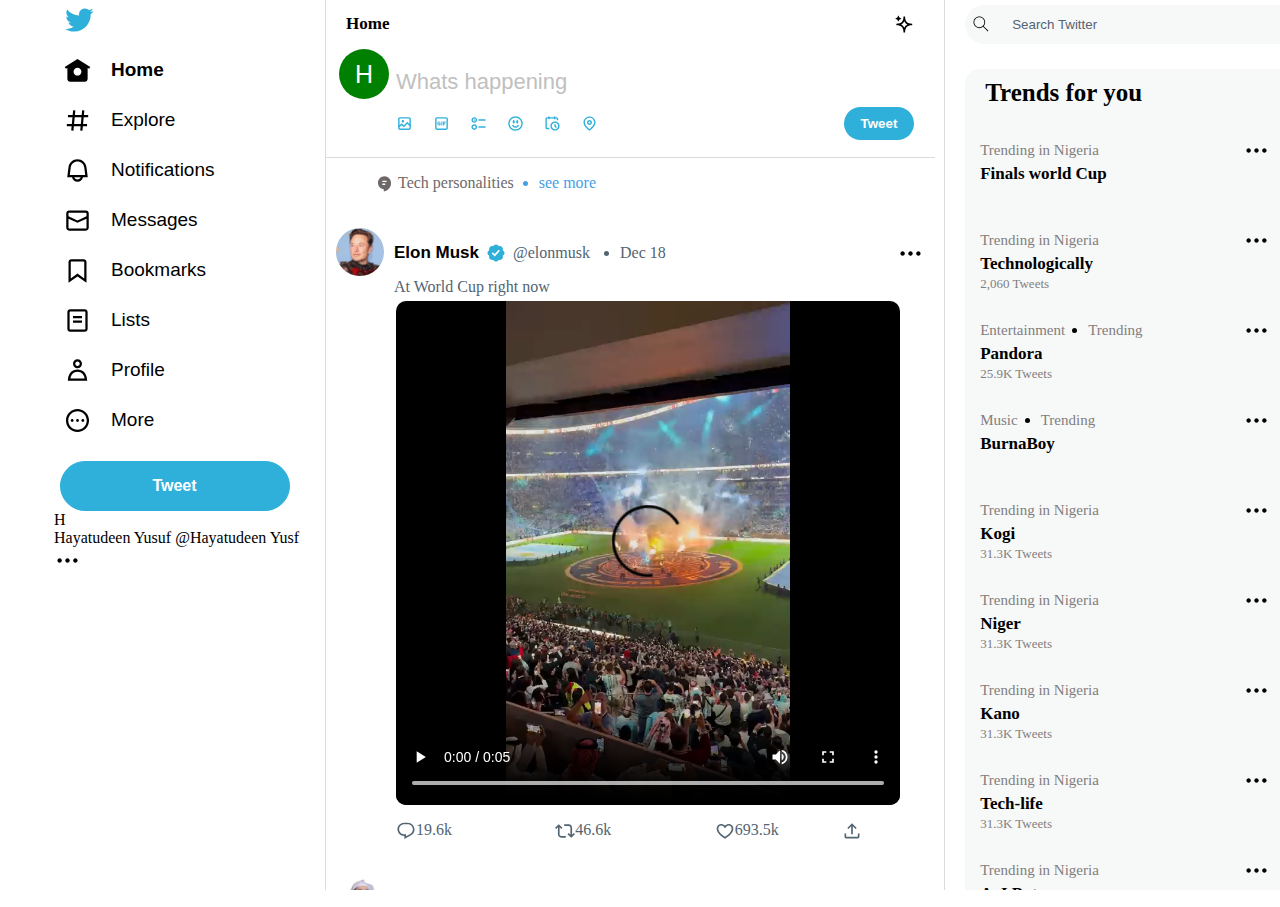
<file: index.html>
<!--In The Name Of ALLAH-->
<!DOCTYPE html>
<html lang="en">
<head>
  <meta charset="UTF-8">
  <meta http-equiv="X-UA-Compatible" content="IE=edge">
  <meta name="viewport" content="width=device-width, initial-scale=1.0">
  <title>Document</title>
  <link rel="stylesheet" href="style.css">
</head>
<body>
  <div class="container">
    <nav id="nav">
      <div id="nav_body">
          <ul id="nav_list">
            <li class="list">
              <a href="" id="twt_logo">
                <svg viewBox="0 0 24 24" aria-hidden="true" class="r-1cvl2hr r-4qtqp9 r-yyyyoo r-16y2uox r-8kz0gk r-dnmrzs r-bnwqim r-1plcrui r-lrvibr r-lrsllp" style="pointer-events: none; display: block; width: 30px; height: 30px;" viewBox="0 0 24 24" preserveAspectRatio="xMidYMid meet" focusable="false"><g><path fill="rgb(47, 176, 219)" d="M23.643 4.937c-.835.37-1.732.62-2.675.733.962-.576 1.7-1.49 2.048-2.578-.9.534-1.897.922-2.958 1.13-.85-.904-2.06-1.47-3.4-1.47-2.572 0-4.658 2.086-4.658 4.66 0 .364.042.718.12 1.06-3.873-.195-7.304-2.05-9.602-4.868-.4.69-.63 1.49-.63 2.342 0 1.616.823 3.043 2.072 3.878-.764-.025-1.482-.234-2.11-.583v.06c0 2.257 1.605 4.14 3.737 4.568-.392.106-.803.162-1.227.162-.3 0-.593-.028-.877-.082.593 1.85 2.313 3.198 4.352 3.234-1.595 1.25-3.604 1.995-5.786 1.995-.376 0-.747-.022-1.112-.065 2.062 1.323 4.51 2.093 7.14 2.093 8.57 0 13.255-7.098 13.255-13.254 0-.2-.005-.402-.014-.602.91-.658 1.7-1.477 2.323-2.41z"></path></g>
                </svg>
              </a>
            </li>
            <li class="list">
              <a href="" class="list">
                <div class="nav_svg">
                  <svg viewBox="0 0 24 24" aria-hidden="true" class="r-18jsvk2 r-4qtqp9 r-yyyyoo r-lwhw9o r-dnmrzs r-bnwqim r-1plcrui r-lrvibr r-cnnz9e" style="pointer-events: none; display: block; width: 27px; height: 27px;" viewBox="0 0 24 24" preserveAspectRatio="xMidYMid meet" focusable="false"><g><path d="M12 1.696L.622 8.807l1.06 1.696L3 9.679V19.5C3 20.881 4.119 22 5.5 22h13c1.381 0 2.5-1.119 2.5-2.5V9.679l1.318.824 1.06-1.696L12 1.696zM12 16.5c-1.933 0-3.5-1.567-3.5-3.5s1.567-3.5 3.5-3.5 3.5 1.567 3.5 3.5-1.567 3.5-3.5 3.5z"></path></g></svg>
                </div>
                <span class="nav firstnav">
                  Home
                </span>
              </a>
            </li>
            <li class="list">
              <a href="" class="list">
                <div class="nav_svg">
                  <svg viewBox="0 0 24 24" aria-hidden="true" class="r-18jsvk2 r-4qtqp9 r-yyyyoo r-lwhw9o r-dnmrzs r-bnwqim r-1plcrui r-lrvibr r-cnnz9e" style="pointer-events: none; display: block; width: 27px; height: 27px;" viewBox="0 0 24 24" preserveAspectRatio="xMidYMid meet" focusable="false"><g><path d="M10.09 3.098L9.72 7h5.99l.39-4.089 1.99.187L17.72 7h3.78v2h-3.97l-.56 6h3.53v2h-3.72l-.38 4.089-1.99-.187.36-3.902H8.78l-.38 4.089-1.99-.187L6.77 17H2.5v-2h4.46l.56-6H3.5V7h4.21l.39-4.089 1.99.187zM14.96 15l.56-6H9.53l-.56 6h5.99z"></path></g></svg>
                </div>
                <span class="nav">
                  Explore   
                </span>
              </a>
            </li>
            <li class="list">
              <a href="" class="list">
                <div class="nav_svg">
                  <svg viewBox="0 0 24 24" aria-hidden="true" class="r-18jsvk2 r-4qtqp9 r-yyyyoo r-lwhw9o r-dnmrzs r-bnwqim r-1plcrui r-lrvibr r-cnnz9e" style="pointer-events: none; display: block; width: 27px; height: 27px;" viewBox="0 0 24 24" preserveAspectRatio="xMidYMid meet" focusable="false"><g><path d="M19.993 9.042C19.48 5.017 16.054 2 11.996 2s-7.49 3.021-7.999 7.051L2.866 18H7.1c.463 2.282 2.481 4 4.9 4s4.437-1.718 4.9-4h4.236l-1.143-8.958zM12 20c-1.306 0-2.417-.835-2.829-2h5.658c-.412 1.165-1.523 2-2.829 2zm-6.866-4l.847-6.698C6.364 6.272 8.941 4 11.996 4s5.627 2.268 6.013 5.295L18.864 16H5.134z"></path></g></svg>
                </div>
                <span class="nav">
                  Notifications 
                </span>
              </a>
            </li>
            <li class="list">
              <a href="" class="list">
                <div class="nav_svg">
                  <svg viewBox="0 0 24 24" aria-hidden="true" class="r-18jsvk2 r-4qtqp9 r-yyyyoo r-lwhw9o r-dnmrzs r-bnwqim r-1plcrui r-lrvibr r-cnnz9e" style="pointer-events: none; display: block; width: 27px; height: 27px;" viewBox="0 0 24 24" preserveAspectRatio="xMidYMid meet" focusable="false"><g><path d="M1.998 5.5c0-1.381 1.119-2.5 2.5-2.5h15c1.381 0 2.5 1.119 2.5 2.5v13c0 1.381-1.119 2.5-2.5 2.5h-15c-1.381 0-2.5-1.119-2.5-2.5v-13zm2.5-.5c-.276 0-.5.224-.5.5v2.764l8 3.638 8-3.636V5.5c0-.276-.224-.5-.5-.5h-15zm15.5 5.463l-8 3.636-8-3.638V18.5c0 .276.224.5.5.5h15c.276 0 .5-.224.5-.5v-8.037z"></path></g></svg>
                </div>
                <span class="nav">
                  Messages 
                </span>
              </a>
            </li>
            <li class="list">
              <a href="" class="list">
                <div class="nav_svg">
                  <svg viewBox="0 0 24 24" aria-hidden="true" class="r-18jsvk2 r-4qtqp9 r-yyyyoo r-lwhw9o r-dnmrzs r-bnwqim r-1plcrui r-lrvibr r-cnnz9e" style="pointer-events: none; display: block; width: 27px; height: 27px;" viewBox="0 0 24 24" preserveAspectRatio="xMidYMid meet" focusable="false"><g><path d="M4 4.5C4 3.12 5.119 2 6.5 2h11C18.881 2 20 3.12 20 4.5v18.44l-8-5.71-8 5.71V4.5zM6.5 4c-.276 0-.5.22-.5.5v14.56l6-4.29 6 4.29V4.5c0-.28-.224-.5-.5-.5h-11z"></path></g></svg>
                </div>
                <span class="nav">
                  Bookmarks 
                </span>
              </a>
            </li>
            <li class="list">
              <a href="" class="list">
                <div class="nav_svg">
                  <svg viewBox="0 0 24 24" aria-hidden="true" class="r-18jsvk2 r-4qtqp9 r-yyyyoo r-lwhw9o r-dnmrzs r-bnwqim r-1plcrui r-lrvibr r-cnnz9e" style="pointer-events: none; display: block; width: 27px; height: 27px;" viewBox="0 0 24 24" preserveAspectRatio="xMidYMid meet" focusable="false"><g><path d="M3 4.5C3 3.12 4.12 2 5.5 2h13C19.88 2 21 3.12 21 4.5v15c0 1.38-1.12 2.5-2.5 2.5h-13C4.12 22 3 20.88 3 19.5v-15zM5.5 4c-.28 0-.5.22-.5.5v15c0 .28.22.5.5.5h13c.28 0 .5-.22.5-.5v-15c0-.28-.22-.5-.5-.5h-13zM16 10H8V8h8v2zm-8 2h8v2H8v-2z"></path></g></svg>
                </div>
                <span class="nav">
                  Lists
                </span>
              </a>
            </li>
            <li class="list">
              <a href="" class="list">
                <div class="nav_svg">
                  <svg viewBox="0 0 24 24" aria-hidden="true" class="r-18jsvk2 r-4qtqp9 r-yyyyoo r-lwhw9o r-dnmrzs r-bnwqim r-1plcrui r-lrvibr r-cnnz9e" style="pointer-events: none; display: block; width: 27px; height: 27px;" viewBox="0 0 24 24" preserveAspectRatio="xMidYMid meet" focusable="false"><g><path d="M5.651 19h12.698c-.337-1.8-1.023-3.21-1.945-4.19C15.318 13.65 13.838 13 12 13s-3.317.65-4.404 1.81c-.922.98-1.608 2.39-1.945 4.19zm.486-5.56C7.627 11.85 9.648 11 12 11s4.373.85 5.863 2.44c1.477 1.58 2.366 3.8 2.632 6.46l.11 1.1H3.395l.11-1.1c.266-2.66 1.155-4.88 2.632-6.46zM12 4c-1.105 0-2 .9-2 2s.895 2 2 2 2-.9 2-2-.895-2-2-2zM8 6c0-2.21 1.791-4 4-4s4 1.79 4 4-1.791 4-4 4-4-1.79-4-4z"></path></g></svg>
                </div>
                <span class="nav">
                  Profile   
                </span>
              </a>
            </li>
            <li class="list">
              <a href="" class="list">
                <div class="nav_svg">
                  <svg viewBox="0 0 24 24" aria-hidden="true" class="r-18jsvk2 r-4qtqp9 r-yyyyoo r-lwhw9o r-dnmrzs r-bnwqim r-1plcrui r-lrvibr r-cnnz9e" style="pointer-events: none; display: block; width: 27px; height: 27px;" viewBox="0 0 24 24" preserveAspectRatio="xMidYMid meet" focusable="false"><g><path d="M3.75 12c0-4.56 3.69-8.25 8.25-8.25s8.25 3.69 8.25 8.25-3.69 8.25-8.25 8.25S3.75 16.56 3.75 12zM12 1.75C6.34 1.75 1.75 6.34 1.75 12S6.34 22.25 12 22.25 22.25 17.66 22.25 12 17.66 1.75 12 1.75zm-4.75 11.5c.69 0 1.25-.56 1.25-1.25s-.56-1.25-1.25-1.25S6 11.31 6 12s.56 1.25 1.25 1.25zm9.5 0c.69 0 1.25-.56 1.25-1.25s-.56-1.25-1.25-1.25-1.25.56-1.25 1.25.56 1.25 1.25 1.25zM13.25 12c0 .69-.56 1.25-1.25 1.25s-1.25-.56-1.25-1.25.56-1.25 1.25-1.25 1.25.56 1.25 1.25z"></path></g></svg>
                </div>
                <span class="nav">
                  More
                </span>
              </a>
            </li>
          </ul>
          <div id="foot_btn">
            <button id="nav_foot">
              <span id="btn_nav">
                Tweet
              </span>
            </button>
          </div>
          <div class="nav_profile">
            <span id="nav_id">
               H
            </span>
            <div id="profile_name">
              <span id="profile-1">
                 Hayatudeen Yusuf
              </span>
              <span id="profile-2">
                 @Hayatudeen Yusf
              </span>
            </div>
            <div id="profile_svg">
              <svg viewBox="0 0 24 24" aria-hidden="true" class="r-4qtqp9 r-yyyyoo r-1xvli5t r-dnmrzs r-bnwqim r-1plcrui r-lrvibr r-1hdv0qi" style="pointer-events: none; display: block; width: 27px; height: 27px;" viewBox="0 0 24 24" preserveAspectRatio="xMidYMid meet" focusable="false"><g><path d="M3 12c0-1.1.9-2 2-2s2 .9 2 2-.9 2-2 2-2-.9-2-2zm9 2c1.1 0 2-.9 2-2s-.9-2-2-2-2 .9-2 2 .9 2 2 2zm7 0c1.1 0 2-.9 2-2s-.9-2-2-2-2 .9-2 2 .9 2 2 2z"></path></g></svg>
            </div>
          </div>
        
      </div>
  </nav>
  <main id="main">
    <div id="main-1">
      <header id="main-1">
        <span id="main">Home</span>
        <div id="main_svg">
          <svg viewBox="0 0 24 24" aria-hidden="true" class="r-18jsvk2 r-4qtqp9 r-yyyyoo r-z80fyv r-dnmrzs r-bnwqim r-1plcrui r-lrvibr r-19wmn03" style="pointer-events: none; display: block; width: 19px; height: 19px;" viewBox="0 0 24 24" preserveAspectRatio="xMidYMid meet" focusable="false"><g><path d="M2 4c1.66 0 3-1.34 3-3h1c0 1.66 1.34 3 3 3v1C7.34 5 6 6.34 6 8H5c0-1.66-1.34-3-3-3V4zm7.89 4.9C11.26 7.53 12 5.35 12 2h2c0 3.35.74 5.53 2.1 6.9 1.36 1.36 3.55 2.1 6.9 2.1v2c-3.35 0-5.54.74-6.9 2.1-1.36 1.37-2.1 3.55-2.1 6.9h-2c0-3.35-.74-5.53-2.11-6.9C8.53 13.74 6.35 13 3 13v-2c3.35 0 5.53-.74 6.89-2.1zm7.32 3.1c-.97-.42-1.81-.97-2.53-1.69-.71-.71-1.27-1.56-1.68-2.52-.42.96-.98 1.81-1.69 2.52-.72.72-1.56 1.27-2.53 1.69.97.42 1.81.97 2.53 1.69.71.71 1.27 1.56 1.69 2.52.41-.96.97-1.81 1.68-2.52.72-.72 1.56-1.27 2.53-1.69z"></path></g></svg>
        </div>
      </header>
      <div id="main-body">
        <div id="tweet_panel">
          <div id="panel_top">
            <span id="twt_panel">H</span>
            <form action="" id="twt">
              <input type="text" value="Whats happening">
            </form>
          </div>
          <div id="twt_pan-con">
            <div id="twt_pan2_con">
              <div id="twt-panal_svg">
                <div class="svg-twt">
                  <svg viewBox="0 0 24 24" aria-hidden="true" class="r-1cvl2hr r-4qtqp9 r-yyyyoo r-z80fyv r-dnmrzs r-bnwqim r-1plcrui r-lrvibr r-19wmn03" style="pointer-events: none; display: block; width: 17px; height: 17px;" viewBox="0 0 24 24" preserveAspectRatio="xMidYMid meet" focusable="false"><g><path fill="rgb(47, 176, 219)" d="M12 7c-1.93 0-3.5 1.57-3.5 3.5S10.07 14 12 14s3.5-1.57 3.5-3.5S13.93 7 12 7zm0 5c-.827 0-1.5-.673-1.5-1.5S11.173 9 12 9s1.5.673 1.5 1.5S12.827 12 12 12zm0-10c-4.687 0-8.5 3.813-8.5 8.5 0 5.967 7.621 11.116 7.945 11.332l.555.37.555-.37c.324-.216 7.945-5.365 7.945-11.332C20.5 5.813 16.687 2 12 2zm0 17.77c-1.665-1.241-6.5-5.196-6.5-9.27C5.5 6.916 8.416 4 12 4s6.5 2.916 6.5 6.5c0 4.073-4.835 8.028-6.5 9.27z"></path></g></svg>
                </div>
                <div class="svg-twt">
                  <svg viewBox="0 0 24 24" aria-hidden="true" class="r-1cvl2hr r-4qtqp9 r-yyyyoo r-z80fyv r-dnmrzs r-bnwqim r-1plcrui r-lrvibr r-19wmn03" style="pointer-events: none; display: block; width: 17px; height: 17px;" viewBox="0 0 24 24" preserveAspectRatio="xMidYMid meet" focusable="false"><g><path fill="rgb(47, 176, 219)" d="M6 3V2h2v1h6V2h2v1h1.5C18.88 3 20 4.119 20 5.5v2h-2v-2c0-.276-.22-.5-.5-.5H16v1h-2V5H8v1H6V5H4.5c-.28 0-.5.224-.5.5v12c0 .276.22.5.5.5h3v2h-3C3.12 20 2 18.881 2 17.5v-12C2 4.119 3.12 3 4.5 3H6zm9.5 8c-2.49 0-4.5 2.015-4.5 4.5s2.01 4.5 4.5 4.5 4.5-2.015 4.5-4.5-2.01-4.5-4.5-4.5zM9 15.5C9 11.91 11.91 9 15.5 9s6.5 2.91 6.5 6.5-2.91 6.5-6.5 6.5S9 19.09 9 15.5zm5.5-2.5h2v2.086l1.71 1.707-1.42 1.414-2.29-2.293V13z"></path></g></svg>
                </div>
                <div class="svg-twt">
                  <svg viewBox="0 0 24 24" aria-hidden="true" class="r-1cvl2hr r-4qtqp9 r-yyyyoo r-z80fyv r-dnmrzs r-bnwqim r-1plcrui r-lrvibr r-19wmn03" style="pointer-events: none; display: block; width: 17px; height: 17px;" viewBox="0 0 24 24" preserveAspectRatio="xMidYMid meet" focusable="false"><g><path fill="rgb(47, 176, 219)" d="M8 9.5C8 8.119 8.672 7 9.5 7S11 8.119 11 9.5 10.328 12 9.5 12 8 10.881 8 9.5zm6.5 2.5c.828 0 1.5-1.119 1.5-2.5S15.328 7 14.5 7 13 8.119 13 9.5s.672 2.5 1.5 2.5zM12 16c-2.224 0-3.021-2.227-3.051-2.316l-1.897.633c.05.15 1.271 3.684 4.949 3.684s4.898-3.533 4.949-3.684l-1.896-.638c-.033.095-.83 2.322-3.053 2.322zm10.25-4.001c0 5.652-4.598 10.25-10.25 10.25S1.75 17.652 1.75 12 6.348 1.75 12 1.75 22.25 6.348 22.25 12zm-2 0c0-4.549-3.701-8.25-8.25-8.25S3.75 7.451 3.75 12s3.701 8.25 8.25 8.25 8.25-3.701 8.25-8.25z"></path></g></svg>
                </div>
                <div class="svg-twt">
                  <svg viewBox="0 0 24 24" aria-hidden="true" class="r-1cvl2hr r-4qtqp9 r-yyyyoo r-z80fyv r-dnmrzs r-bnwqim r-1plcrui r-lrvibr r-19wmn03" style="pointer-events: none; display: block; width: 17px; height: 17px;" viewBox="0 0 24 24" preserveAspectRatio="xMidYMid meet" focusable="false"><g><path fill="rgb(47, 176, 219)" d="M6 5c-1.1 0-2 .895-2 2s.9 2 2 2 2-.895 2-2-.9-2-2-2zM2 7c0-2.209 1.79-4 4-4s4 1.791 4 4-1.79 4-4 4-4-1.791-4-4zm20 1H12V6h10v2zM6 15c-1.1 0-2 .895-2 2s.9 2 2 2 2-.895 2-2-.9-2-2-2zm-4 2c0-2.209 1.79-4 4-4s4 1.791 4 4-1.79 4-4 4-4-1.791-4-4zm20 1H12v-2h10v2zM7 7c0 .552-.45 1-1 1s-1-.448-1-1 .45-1 1-1 1 .448 1 1z"></path></g></svg>
                </div>
                <div class="svg-twt">
                  <svg viewBox="0 0 24 24" aria-hidden="true" class="r-1cvl2hr r-4qtqp9 r-yyyyoo r-z80fyv r-dnmrzs r-bnwqim r-1plcrui r-lrvibr r-19wmn03" style="pointer-events: none; display: block; width: 17px; height: 17px;" viewBox="0 0 24 24" preserveAspectRatio="xMidYMid meet" focusable="false"><g><path fill="rgb(47, 176, 219)" d="M3 5.5C3 4.119 4.12 3 5.5 3h13C19.88 3 21 4.119 21 5.5v13c0 1.381-1.12 2.5-2.5 2.5h-13C4.12 21 3 19.881 3 18.5v-13zM5.5 5c-.28 0-.5.224-.5.5v13c0 .276.22.5.5.5h13c.28 0 .5-.224.5-.5v-13c0-.276-.22-.5-.5-.5h-13zM18 10.711V9.25h-3.74v5.5h1.44v-1.719h1.7V11.57h-1.7v-.859H18zM11.79 9.25h1.44v5.5h-1.44v-5.5zm-3.07 1.375c.34 0 .77.172 1.02.43l1.03-.86c-.51-.601-1.28-.945-2.05-.945C7.19 9.25 6 10.453 6 12s1.19 2.75 2.72 2.75c.85 0 1.54-.344 2.05-.945v-2.149H8.38v1.032H9.4v.515c-.17.086-.42.172-.68.172-.76 0-1.36-.602-1.36-1.375 0-.688.6-1.375 1.36-1.375z"></path></g></svg>
                </div>
                <div class="svg-twt">
                  <svg viewBox="0 0 24 24" aria-hidden="true" class="r-1cvl2hr r-4qtqp9 r-yyyyoo r-z80fyv r-dnmrzs r-bnwqim r-1plcrui r-lrvibr r-19wmn03" style="pointer-events: none; display: block; width: 17px; height: 17px;" viewBox="0 0 24 24" preserveAspectRatio="xMidYMid meet" focusable="false"><g><path fill="rgb(47, 176, 219)" d="M3 5.5C3 4.119 4.119 3 5.5 3h13C19.881 3 21 4.119 21 5.5v13c0 1.381-1.119 2.5-2.5 2.5h-13C4.119 21 3 19.881 3 18.5v-13zM5.5 5c-.276 0-.5.224-.5.5v9.086l3-3 3 3 5-5 3 3V5.5c0-.276-.224-.5-.5-.5h-13zM19 15.414l-3-3-5 5-3-3-3 3V18.5c0 .276.224.5.5.5h13c.276 0 .5-.224.5-.5v-3.086zM9.75 7C8.784 7 8 7.784 8 8.75s.784 1.75 1.75 1.75 1.75-.784 1.75-1.75S10.716 7 9.75 7z"></path></g></svg>
                </div>
              </div>
              <button id="twt-pan-2">
                <span id="twt_2-btn">
                  Tweet
                </span>
              </button>
            </div>
          </div>
        </div>
        <div class="twtr_twt">
          <div id="twtr1">
            <div id="twtr_svg1">
              <svg viewBox="0 0 24 24" aria-hidden="true" class="r-14j79pv r-4qtqp9 r-yyyyoo r-10ptun7 r-dnmrzs r-bnwqim r-1plcrui r-lrvibr r-1janqcz" style="pointer-events: none; display: block; width: 17px; height: 17px;" viewBox="0 0 24 24" preserveAspectRatio="xMidYMid meet" focusable="false"><g><path  fill=" rgb(110, 105, 105)" d="M12 1.75c-5.11 0-9.25 4.14-9.25 9.25 0 4.77 3.61 8.7 8.25 9.2v2.96l1.15-.17c1.88-.29 4.11-1.56 5.87-3.5 1.79-1.96 3.17-4.69 3.23-7.97.09-5.54-4.14-9.77-9.25-9.77zM13 14H9v-2h4v2zm2-4H9V8h6v2z"></path></g></svg>
            </div>
            <span id="twtr_info">
              Tech personalities
            </span>
            <ul id="twtr">
              <li id="twtr">
                see more
              </li>
            </ul>
          </div>
          <div class="twtr2">
            <div class="twtr_dp">
               <img src="elon.jpg" alt="" class="Menk"  style="width:48px;height:48px; border-radius: 50%;">
            </div>
            <div class="twtr_intel">
              <div class="twtr-in1">
                <div class="cover">
                <span class="twtr">
                  Elon Musk
                </span>
                <div class="twtr-insvg">
                  <svg viewBox="0 0 24 24" aria-label="Verified account" role="img" class="r-ruveo r-4qtqp9 r-yyyyoo r-1xvli5t r-9cviqr r-f9ja8p r-og9te1 r-bnwqim r-1plcrui r-lrvibr" data-testid="icon-verified" style="pointer-events: none; display: block; width: 20px; height: 20px;" viewBox="0 0 24 24" preserveAspectRatio="xMidYMid meet" focusable="false"><g><path fill="rgb(47, 176, 219)" d="M22.25 12c0-1.43-.88-2.67-2.19-3.34.46-1.39.2-2.9-.81-3.91s-2.52-1.27-3.91-.81c-.66-1.31-1.91-2.19-3.34-2.19s-2.67.88-3.33 2.19c-1.4-.46-2.91-.2-3.92.81s-1.26 2.52-.8 3.91c-1.31.67-2.2 1.91-2.2 3.34s.89 2.67 2.2 3.34c-.46 1.39-.21 2.9.8 3.91s2.52 1.26 3.91.81c.67 1.31 1.91 2.19 3.34 2.19s2.68-.88 3.34-2.19c1.39.45 2.9.2 3.91-.81s1.27-2.52.81-3.91c1.31-.67 2.19-1.91 2.19-3.34zm-11.71 4.2L6.8 12.46l1.41-1.42 2.26 2.26 4.8-5.23 1.47 1.36-6.2 6.77z"></path></g></svg> 
                </div>
                <span class="twtr-in">
                  @elonmusk
                </span>
                <ul class="twtr-in">
                  <li class="twtr-in">
                    Dec 18
                  </li>
                </ul>
              </div>
              <div class="svg_tripple elon-svg">
                <svg viewBox="0 0 24 24" aria-hidden="true" class="r-4qtqp9 r-yyyyoo r-1xvli5t r-dnmrzs r-bnwqim r-1plcrui r-lrvibr r-1hdv0qi" style="pointer-events: none; display: block; width: 27px; height: 27px;" viewBox="0 0 24 24" preserveAspectRatio="xMidYMid meet" focusable="false" ><g><path d="M3 12c0-1.1.9-2 2-2s2 .9 2 2-.9 2-2 2-2-.9-2-2zm9 2c1.1 0 2-.9 2-2s-.9-2-2-2-2 .9-2 2 .9 2 2 2zm7 0c1.1 0 2-.9 2-2s-.9-2-2-2-2 .9-2 2 .9 2 2 2z"></path></g></svg>
              </div>
              </div>
              <div class="twtr-in2">
                <span class="twtrin">
                  At World Cup right now
                </span>
              </div>
            </div>
          </div>
          <div id="twtr3">
            <video width="100%" height="100%" id="twt_vid" controls>
              <source src="elon.mp4" type="video/mp4">
            </video>
          </div>
          <div class="twtr4">
            <div class="twtr_foot-svg">
              <ul  class="foot-svg">
                <li class="foot_svg">
                  <svg viewBox="0 0 24 24" aria-hidden="true" class="r-4qtqp9 r-yyyyoo r-1xvli5t r-dnmrzs r-bnwqim r-1plcrui r-lrvibr r-1hdv0qi" style="pointer-events: none; display: block; width: 20px; height: 20px;" viewBox="0 0 24 24" preserveAspectRatio="xMidYMid meet" focusable="false"><g><path fill="#536471" d="M1.751 10c0-4.42 3.584-8 8.005-8h4.366c4.49 0 8.129 3.64 8.129 8.13 0 2.96-1.607 5.68-4.196 7.11l-8.054 4.46v-3.69h-.067c-4.49.1-8.183-3.51-8.183-8.01zm8.005-6c-3.317 0-6.005 2.69-6.005 6 0 3.37 2.77 6.08 6.138 6.01l.351-.01h1.761v2.3l5.087-2.81c1.951-1.08 3.163-3.13 3.163-5.36 0-3.39-2.744-6.13-6.129-6.13H9.756z"></path></g></svg>
                </li>
                <span>19.6k</span>
              </ul>
            </div>
            <div class="twtr_foot-svg">
              <ul  class="foot-svg">
                <li  class="foot-svg">
                  <svg viewBox="0 0 24 24" aria-hidden="true" class="r-4qtqp9 r-yyyyoo r-1xvli5t r-dnmrzs r-bnwqim r-1plcrui r-lrvibr r-1hdv0qi" style="pointer-events: none; display: block; width: 20px; height: 20px;" viewBox="0 0 24 24" preserveAspectRatio="xMidYMid meet" focusable="false"><g><path fill="#536471" d="M4.5 3.88l4.432 4.14-1.364 1.46L5.5 7.55V16c0 1.1.896 2 2 2H13v2H7.5c-2.209 0-4-1.79-4-4V7.55L1.432 9.48.068 8.02 4.5 3.88zM16.5 6H11V4h5.5c2.209 0 4 1.79 4 4v8.45l2.068-1.93 1.364 1.46-4.432 4.14-4.432-4.14 1.364-1.46 2.068 1.93V8c0-1.1-.896-2-2-2z"></path></g></svg> 
                </li>
                <span>46.6k</span>
              </ul>
            </div>
            <div class="twtr_foot-svg">
              <ul  class="foot-svg">
                <li class="foot_svg">
                  <svg viewBox="0 0 24 24" aria-hidden="true" class="r-4qtqp9 r-yyyyoo r-1xvli5t r-dnmrzs r-bnwqim r-1plcrui r-lrvibr r-1hdv0qi" style="pointer-events: none; display: block; width: 20px; height: 20px;" viewBox="0 0 24 24" preserveAspectRatio="xMidYMid meet" focusable="false"><g><path fill="#536471" d="M16.697 5.5c-1.222-.06-2.679.51-3.89 2.16l-.805 1.09-.806-1.09C9.984 6.01 8.526 5.44 7.304 5.5c-1.243.07-2.349.78-2.91 1.91-.552 1.12-.633 2.78.479 4.82 1.074 1.97 3.257 4.27 7.129 6.61 3.87-2.34 6.052-4.64 7.126-6.61 1.111-2.04 1.03-3.7.477-4.82-.561-1.13-1.666-1.84-2.908-1.91zm4.187 7.69c-1.351 2.48-4.001 5.12-8.379 7.67l-.503.3-.504-.3c-4.379-2.55-7.029-5.19-8.382-7.67-1.36-2.5-1.41-4.86-.514-6.67.887-1.79 2.647-2.91 4.601-3.01 1.651-.09 3.368.56 4.798 2.01 1.429-1.45 3.146-2.1 4.796-2.01 1.954.1 3.714 1.22 4.601 3.01.896 1.81.846 4.17-.514 6.67z"></path></g></svg>
                </li>
                <span>693.5k</span>
              </ul>
            </div>
            <div class="twtr_foot-svg lasttwt">
              <svg viewBox="0 0 24 24" aria-hidden="true" class="r-4qtqp9 r-yyyyoo r-1xvli5t r-dnmrzs r-bnwqim r-1plcrui r-lrvibr r-1hdv0qi" style="pointer-events: none; display: block; width: 20px; height: 20px;" viewBox="0 0 24 24" preserveAspectRatio="xMidYMid meet" focusable="false"><g><path fill="#536471" d="M12 2.59l5.7 5.7-1.41 1.42L13 6.41V16h-2V6.41l-3.3 3.3-1.41-1.42L12 2.59zM21 15l-.02 3.51c0 1.38-1.12 2.49-2.5 2.49H5.5C4.11 21 3 19.88 3 18.5V15h2v3.5c0 .28.22.5.5.5h12.98c.28 0 .5-.22.5-.5L19 15h2z"></path></g></svg>
            </div>
          </div>
        </div>
        <div class="twtr_twt">
          <div class="twtr2">
            <div class="twtr_dp Menk1">
              <img src="mufti.jpg" alt="" class="Menk" style="width:48px;height:48px; border-radius: 50%;">
            </div>
            <div class="twtr_intel">
              <div class="twtr-in1">
                <div class="cover">
                <span class="twtr">
                  Mufti Menk
                </span>
                <div class="twtr-insvg">
                  <svg viewBox="0 0 24 24" aria-label="Verified account" role="img" class="r-ruveo r-4qtqp9 r-yyyyoo r-1xvli5t r-9cviqr r-f9ja8p r-og9te1 r-bnwqim r-1plcrui r-lrvibr" data-testid="icon-verified" style="pointer-events: none; display: block; width: 20px; height: 20px;" viewBox="0 0 24 24" preserveAspectRatio="xMidYMid meet" focusable="false"><g><path fill="rgb(47, 176, 219)" d="M22.25 12c0-1.43-.88-2.67-2.19-3.34.46-1.39.2-2.9-.81-3.91s-2.52-1.27-3.91-.81c-.66-1.31-1.91-2.19-3.34-2.19s-2.67.88-3.33 2.19c-1.4-.46-2.91-.2-3.92.81s-1.26 2.52-.8 3.91c-1.31.67-2.2 1.91-2.2 3.34s.89 2.67 2.2 3.34c-.46 1.39-.21 2.9.8 3.91s2.52 1.26 3.91.81c.67 1.31 1.91 2.19 3.34 2.19s2.68-.88 3.34-2.19c1.39.45 2.9.2 3.91-.81s1.27-2.52.81-3.91c1.31-.67 2.19-1.91 2.19-3.34zm-11.71 4.2L6.8 12.46l1.41-1.42 2.26 2.26 4.8-5.23 1.47 1.36-6.2 6.77z"></path></g></svg> 
                </div>
                <span class="twtr-in">
                  @muftimenk
                </span>
                <ul class="twtr-in">
                  <li class="twtr-in">
                    Dec 12
                  </li>
                </ul>
              </div>
              <div class="svg_tripple">
                <svg viewBox="0 0 24 24" aria-hidden="true" class="r-4qtqp9 r-yyyyoo r-1xvli5t r-dnmrzs r-bnwqim r-1plcrui r-lrvibr r-1hdv0qi" style="pointer-events: none; display: block; width: 27px; height: 27px;" viewBox="0 0 24 24" preserveAspectRatio="xMidYMid meet" focusable="false" ><g><path d="M3 12c0-1.1.9-2 2-2s2 .9 2 2-.9 2-2 2-2-.9-2-2zm9 2c1.1 0 2-.9 2-2s-.9-2-2-2-2 .9-2 2 .9 2 2 2zm7 0c1.1 0 2-.9 2-2s-.9-2-2-2-2 .9-2 2 .9 2 2 2z"></path></g></svg>
              </div>
              </div>
              <div class="twtr-in2">
                <span class="twtrin check">
                  The sad truth is we are generally impatient. We ask the Almighty and expect instantaneous response. Do not give up because you are tired of waiting. He will give you whatever it is in His timing. Keep going and finish the race.
                </span>
              </div>
            </div>
          </div>
           <div class="twtr4">
            <div class="twtr_foot-svg">
              <ul class="foot-svg">
                <li class="foot_svg">
                  <svg viewBox="0 0 24 24" aria-hidden="true" class="r-4qtqp9 r-yyyyoo r-1xvli5t r-dnmrzs r-bnwqim r-1plcrui r-lrvibr r-1hdv0qi" style="pointer-events: none; display: block; width: 20px; height: 20px;" viewBox="0 0 24 24" preserveAspectRatio="xMidYMid meet" focusable="false"><g><path fill="#536471" d="M1.751 10c0-4.42 3.584-8 8.005-8h4.366c4.49 0 8.129 3.64 8.129 8.13 0 2.96-1.607 5.68-4.196 7.11l-8.054 4.46v-3.69h-.067c-4.49.1-8.183-3.51-8.183-8.01zm8.005-6c-3.317 0-6.005 2.69-6.005 6 0 3.37 2.77 6.08 6.138 6.01l.351-.01h1.761v2.3l5.087-2.81c1.951-1.08 3.163-3.13 3.163-5.36 0-3.39-2.744-6.13-6.129-6.13H9.756z"></path></g></svg>
                </li>
                <span>19.6k</span>
              </ul>
            </div>
            <div class="twtr_foot-svg">
              <ul class="foot-svg">
                <li class="foot_svg">
                  <svg viewBox="0 0 24 24" aria-hidden="true" class="r-4qtqp9 r-yyyyoo r-1xvli5t r-dnmrzs r-bnwqim r-1plcrui r-lrvibr r-1hdv0qi" style="pointer-events: none; display: block; width: 20px; height: 20px;" viewBox="0 0 24 24" preserveAspectRatio="xMidYMid meet" focusable="false"><g><path fill="#536471" d="M4.5 3.88l4.432 4.14-1.364 1.46L5.5 7.55V16c0 1.1.896 2 2 2H13v2H7.5c-2.209 0-4-1.79-4-4V7.55L1.432 9.48.068 8.02 4.5 3.88zM16.5 6H11V4h5.5c2.209 0 4 1.79 4 4v8.45l2.068-1.93 1.364 1.46-4.432 4.14-4.432-4.14 1.364-1.46 2.068 1.93V8c0-1.1-.896-2-2-2z"></path></g></svg> 
                </li>
                <span>46.6k</span>
              </ul>
            </div>
            <div class="twtr_foot-svg">
              <ul class="foot-svg">
                <li class="foot_svg">
                  <svg viewBox="0 0 24 24" aria-hidden="true" class="r-4qtqp9 r-yyyyoo r-1xvli5t r-dnmrzs r-bnwqim r-1plcrui r-lrvibr r-1hdv0qi" style="pointer-events: none; display: block; width: 20px; height: 20px;" viewBox="0 0 24 24" preserveAspectRatio="xMidYMid meet" focusable="false"><g><path fill="#536471" d="M16.697 5.5c-1.222-.06-2.679.51-3.89 2.16l-.805 1.09-.806-1.09C9.984 6.01 8.526 5.44 7.304 5.5c-1.243.07-2.349.78-2.91 1.91-.552 1.12-.633 2.78.479 4.82 1.074 1.97 3.257 4.27 7.129 6.61 3.87-2.34 6.052-4.64 7.126-6.61 1.111-2.04 1.03-3.7.477-4.82-.561-1.13-1.666-1.84-2.908-1.91zm4.187 7.69c-1.351 2.48-4.001 5.12-8.379 7.67l-.503.3-.504-.3c-4.379-2.55-7.029-5.19-8.382-7.67-1.36-2.5-1.41-4.86-.514-6.67.887-1.79 2.647-2.91 4.601-3.01 1.651-.09 3.368.56 4.798 2.01 1.429-1.45 3.146-2.1 4.796-2.01 1.954.1 3.714 1.22 4.601 3.01.896 1.81.846 4.17-.514 6.67z"></path></g></svg>
                </li>
                <span>693.5k</span>
              </ul>
            </div>
            <div class="twtr_foot-svg lasttwt">
              <svg viewBox="0 0 24 24" aria-hidden="true" class="r-4qtqp9 r-yyyyoo r-1xvli5t r-dnmrzs r-bnwqim r-1plcrui r-lrvibr r-1hdv0qi" style="pointer-events: none; display: block; width: 20px; height: 20px;" viewBox="0 0 24 24" preserveAspectRatio="xMidYMid meet" focusable="false"><g><path fill="#536471" d="M12 2.59l5.7 5.7-1.41 1.42L13 6.41V16h-2V6.41l-3.3 3.3-1.41-1.42L12 2.59zM21 15l-.02 3.51c0 1.38-1.12 2.49-2.5 2.49H5.5C4.11 21 3 19.88 3 18.5V15h2v3.5c0 .28.22.5.5.5h12.98c.28 0 .5-.22.5-.5L19 15h2z"></path></g></svg>
            </div>
          </div>
        </div>
        <div class="twtr_twt">
          <div class="twtr2">
            <div class="twtr_dp Menk1">
              <img src="mufti.jpg" alt="" class="Menk" style="width:48px;height:48px; border-radius: 50%;">
            </div>
            <div class="twtr_intel">
              <div class="twtr-in1">
                <div class="cover">
                <span class="twtr">
                  Mufti Menk
                </span>
                <div class="twtr-insvg">
                  <svg viewBox="0 0 24 24" aria-label="Verified account" role="img" class="r-ruveo r-4qtqp9 r-yyyyoo r-1xvli5t r-9cviqr r-f9ja8p r-og9te1 r-bnwqim r-1plcrui r-lrvibr" data-testid="icon-verified" style="pointer-events: none; display: block; width: 20px; height: 20px;" viewBox="0 0 24 24" preserveAspectRatio="xMidYMid meet" focusable="false"><g><path fill="rgb(47, 176, 219)" d="M22.25 12c0-1.43-.88-2.67-2.19-3.34.46-1.39.2-2.9-.81-3.91s-2.52-1.27-3.91-.81c-.66-1.31-1.91-2.19-3.34-2.19s-2.67.88-3.33 2.19c-1.4-.46-2.91-.2-3.92.81s-1.26 2.52-.8 3.91c-1.31.67-2.2 1.91-2.2 3.34s.89 2.67 2.2 3.34c-.46 1.39-.21 2.9.8 3.91s2.52 1.26 3.91.81c.67 1.31 1.91 2.19 3.34 2.19s2.68-.88 3.34-2.19c1.39.45 2.9.2 3.91-.81s1.27-2.52.81-3.91c1.31-.67 2.19-1.91 2.19-3.34zm-11.71 4.2L6.8 12.46l1.41-1.42 2.26 2.26 4.8-5.23 1.47 1.36-6.2 6.77z"></path></g></svg> 
                </div>
                <span class="twtr-in">
                  @muftimenk
                </span>
                <ul class="twtr-in">
                  <li class="twtr-in">
                    Dec 12
                  </li>
                </ul>
              </div>
              <div class="svg_tripple">
                <svg viewBox="0 0 24 24" aria-hidden="true" class="r-4qtqp9 r-yyyyoo r-1xvli5t r-dnmrzs r-bnwqim r-1plcrui r-lrvibr r-1hdv0qi" style="pointer-events: none; display: block; width: 27px; height: 27px;" viewBox="0 0 24 24" preserveAspectRatio="xMidYMid meet" focusable="false" ><g><path d="M3 12c0-1.1.9-2 2-2s2 .9 2 2-.9 2-2 2-2-.9-2-2zm9 2c1.1 0 2-.9 2-2s-.9-2-2-2-2 .9-2 2 .9 2 2 2zm7 0c1.1 0 2-.9 2-2s-.9-2-2-2-2 .9-2 2 .9 2 2 2z"></path></g></svg>
              </div>
              </div>
              <div class="twtr-in2">
                <span class="twtrin check">
                  No matter what you’re facing, when it’s time for you to shine, when it’s time for you to excel, you will. No one can stop what He wills. Read that again.
                </span>
              </div>
            </div>
          </div>
           <div class="twtr4">
            <div class="twtr_foot-svg">
              <ul class="foot-svg">
                <li class="foot_svg">
                  <svg viewBox="0 0 24 24" aria-hidden="true" class="r-4qtqp9 r-yyyyoo r-1xvli5t r-dnmrzs r-bnwqim r-1plcrui r-lrvibr r-1hdv0qi" style="pointer-events: none; display: block; width: 20px; height: 20px;" viewBox="0 0 24 24" preserveAspectRatio="xMidYMid meet" focusable="false"><g><path fill="#536471" d="M1.751 10c0-4.42 3.584-8 8.005-8h4.366c4.49 0 8.129 3.64 8.129 8.13 0 2.96-1.607 5.68-4.196 7.11l-8.054 4.46v-3.69h-.067c-4.49.1-8.183-3.51-8.183-8.01zm8.005-6c-3.317 0-6.005 2.69-6.005 6 0 3.37 2.77 6.08 6.138 6.01l.351-.01h1.761v2.3l5.087-2.81c1.951-1.08 3.163-3.13 3.163-5.36 0-3.39-2.744-6.13-6.129-6.13H9.756z"></path></g></svg>
                </li>
                <span>19.6k</span>
              </ul>
            </div>
            <div class="twtr_foot-svg">
              <ul class="foot-svg">
                <li class="foot_svg">
                  <svg viewBox="0 0 24 24" aria-hidden="true" class="r-4qtqp9 r-yyyyoo r-1xvli5t r-dnmrzs r-bnwqim r-1plcrui r-lrvibr r-1hdv0qi" style="pointer-events: none; display: block; width: 20px; height: 20px;" viewBox="0 0 24 24" preserveAspectRatio="xMidYMid meet" focusable="false"><g><path fill="#536471" d="M4.5 3.88l4.432 4.14-1.364 1.46L5.5 7.55V16c0 1.1.896 2 2 2H13v2H7.5c-2.209 0-4-1.79-4-4V7.55L1.432 9.48.068 8.02 4.5 3.88zM16.5 6H11V4h5.5c2.209 0 4 1.79 4 4v8.45l2.068-1.93 1.364 1.46-4.432 4.14-4.432-4.14 1.364-1.46 2.068 1.93V8c0-1.1-.896-2-2-2z"></path></g></svg> 
                </li>
                <span>46.6k</span>
              </ul>
            </div>
            <div class="twtr_foot-svg">
              <ul class="foot-svg">
                <li class="foot_svg">
                  <svg viewBox="0 0 24 24" aria-hidden="true" class="r-4qtqp9 r-yyyyoo r-1xvli5t r-dnmrzs r-bnwqim r-1plcrui r-lrvibr r-1hdv0qi" style="pointer-events: none; display: block; width: 20px; height: 20px;" viewBox="0 0 24 24" preserveAspectRatio="xMidYMid meet" focusable="false"><g><path fill="#536471" d="M16.697 5.5c-1.222-.06-2.679.51-3.89 2.16l-.805 1.09-.806-1.09C9.984 6.01 8.526 5.44 7.304 5.5c-1.243.07-2.349.78-2.91 1.91-.552 1.12-.633 2.78.479 4.82 1.074 1.97 3.257 4.27 7.129 6.61 3.87-2.34 6.052-4.64 7.126-6.61 1.111-2.04 1.03-3.7.477-4.82-.561-1.13-1.666-1.84-2.908-1.91zm4.187 7.69c-1.351 2.48-4.001 5.12-8.379 7.67l-.503.3-.504-.3c-4.379-2.55-7.029-5.19-8.382-7.67-1.36-2.5-1.41-4.86-.514-6.67.887-1.79 2.647-2.91 4.601-3.01 1.651-.09 3.368.56 4.798 2.01 1.429-1.45 3.146-2.1 4.796-2.01 1.954.1 3.714 1.22 4.601 3.01.896 1.81.846 4.17-.514 6.67z"></path></g></svg>
                </li>
                <span>693.5k</span>
              </ul>
            </div>
            <div class="twtr_foot-svg lasttwt">
              <svg viewBox="0 0 24 24" aria-hidden="true" class="r-4qtqp9 r-yyyyoo r-1xvli5t r-dnmrzs r-bnwqim r-1plcrui r-lrvibr r-1hdv0qi" style="pointer-events: none; display: block; width: 20px; height: 20px;" viewBox="0 0 24 24" preserveAspectRatio="xMidYMid meet" focusable="false"><g><path fill="#536471" d="M12 2.59l5.7 5.7-1.41 1.42L13 6.41V16h-2V6.41l-3.3 3.3-1.41-1.42L12 2.59zM21 15l-.02 3.51c0 1.38-1.12 2.49-2.5 2.49H5.5C4.11 21 3 19.88 3 18.5V15h2v3.5c0 .28.22.5.5.5h12.98c.28 0 .5-.22.5-.5L19 15h2z"></path></g></svg>
            </div>
          </div>
        </div>
        <div class="twtr_twt">
          <div class="twtr2">
            <div class="twtr_dp Menk1">
              <img src="mufti.jpg" alt="" class="Menk" style="width:48px;height:48px; border-radius: 50%;">
            </div>
            <div class="twtr_intel">
              <div class="twtr-in1">
                <div class="cover">
                <span class="twtr">
                  Mufti Menk
                </span>
                <div class="twtr-insvg">
                  <svg viewBox="0 0 24 24" aria-label="Verified account" role="img" class="r-ruveo r-4qtqp9 r-yyyyoo r-1xvli5t r-9cviqr r-f9ja8p r-og9te1 r-bnwqim r-1plcrui r-lrvibr" data-testid="icon-verified" style="pointer-events: none; display: block; width: 20px; height: 20px;" viewBox="0 0 24 24" preserveAspectRatio="xMidYMid meet" focusable="false"><g><path fill="rgb(47, 176, 219)" d="M22.25 12c0-1.43-.88-2.67-2.19-3.34.46-1.39.2-2.9-.81-3.91s-2.52-1.27-3.91-.81c-.66-1.31-1.91-2.19-3.34-2.19s-2.67.88-3.33 2.19c-1.4-.46-2.91-.2-3.92.81s-1.26 2.52-.8 3.91c-1.31.67-2.2 1.91-2.2 3.34s.89 2.67 2.2 3.34c-.46 1.39-.21 2.9.8 3.91s2.52 1.26 3.91.81c.67 1.31 1.91 2.19 3.34 2.19s2.68-.88 3.34-2.19c1.39.45 2.9.2 3.91-.81s1.27-2.52.81-3.91c1.31-.67 2.19-1.91 2.19-3.34zm-11.71 4.2L6.8 12.46l1.41-1.42 2.26 2.26 4.8-5.23 1.47 1.36-6.2 6.77z"></path></g></svg> 
                </div>
                <span class="twtr-in">
                  @muftimenk
                </span>
                <ul class="twtr-in">
                  <li class="twtr-in">
                    Dec 12
                  </li>
                </ul>
              </div>
              <div class="svg_tripple">
                <svg viewBox="0 0 24 24" aria-hidden="true" class="r-4qtqp9 r-yyyyoo r-1xvli5t r-dnmrzs r-bnwqim r-1plcrui r-lrvibr r-1hdv0qi" style="pointer-events: none; display: block; width: 27px; height: 27px;" viewBox="0 0 24 24" preserveAspectRatio="xMidYMid meet" focusable="false" ><g><path d="M3 12c0-1.1.9-2 2-2s2 .9 2 2-.9 2-2 2-2-.9-2-2zm9 2c1.1 0 2-.9 2-2s-.9-2-2-2-2 .9-2 2 .9 2 2 2zm7 0c1.1 0 2-.9 2-2s-.9-2-2-2-2 .9-2 2 .9 2 2 2z"></path></g></svg>
              </div>
              </div>
              <div class="twtr-in2">
                <span class="twtrin check">
                  When you treat others with respect, extend a helping hand and spread goodness, you’re actually embodying what a true believer is. Keep going.
                </span>
              </div>
            </div>
          </div>
           <div class="twtr4">
            <div class="twtr_foot-svg">
              <ul class="foot-svg">
                <li class="foot_svg">
                  <svg viewBox="0 0 24 24" aria-hidden="true" class="r-4qtqp9 r-yyyyoo r-1xvli5t r-dnmrzs r-bnwqim r-1plcrui r-lrvibr r-1hdv0qi" style="pointer-events: none; display: block; width: 20px; height: 20px;" viewBox="0 0 24 24" preserveAspectRatio="xMidYMid meet" focusable="false"><g><path fill="#536471" d="M1.751 10c0-4.42 3.584-8 8.005-8h4.366c4.49 0 8.129 3.64 8.129 8.13 0 2.96-1.607 5.68-4.196 7.11l-8.054 4.46v-3.69h-.067c-4.49.1-8.183-3.51-8.183-8.01zm8.005-6c-3.317 0-6.005 2.69-6.005 6 0 3.37 2.77 6.08 6.138 6.01l.351-.01h1.761v2.3l5.087-2.81c1.951-1.08 3.163-3.13 3.163-5.36 0-3.39-2.744-6.13-6.129-6.13H9.756z"></path></g></svg>
                </li>
                <span>19.6k</span>
              </ul>
            </div>
            <div class="twtr_foot-svg">
              <ul class="foot-svg">
                <li class="foot_svg">
                  <svg viewBox="0 0 24 24" aria-hidden="true" class="r-4qtqp9 r-yyyyoo r-1xvli5t r-dnmrzs r-bnwqim r-1plcrui r-lrvibr r-1hdv0qi" style="pointer-events: none; display: block; width: 20px; height: 20px;" viewBox="0 0 24 24" preserveAspectRatio="xMidYMid meet" focusable="false"><g><path fill="#536471" d="M4.5 3.88l4.432 4.14-1.364 1.46L5.5 7.55V16c0 1.1.896 2 2 2H13v2H7.5c-2.209 0-4-1.79-4-4V7.55L1.432 9.48.068 8.02 4.5 3.88zM16.5 6H11V4h5.5c2.209 0 4 1.79 4 4v8.45l2.068-1.93 1.364 1.46-4.432 4.14-4.432-4.14 1.364-1.46 2.068 1.93V8c0-1.1-.896-2-2-2z"></path></g></svg> 
                </li>
                <span>46.6k</span>
              </ul>
            </div>
            <div class="twtr_foot-svg">
              <ul class="foot-svg">
                <li class="foot_svg">
                  <svg viewBox="0 0 24 24" aria-hidden="true" class="r-4qtqp9 r-yyyyoo r-1xvli5t r-dnmrzs r-bnwqim r-1plcrui r-lrvibr r-1hdv0qi" style="pointer-events: none; display: block; width: 20px; height: 20px;" viewBox="0 0 24 24" preserveAspectRatio="xMidYMid meet" focusable="false"><g><path fill="#536471" d="M16.697 5.5c-1.222-.06-2.679.51-3.89 2.16l-.805 1.09-.806-1.09C9.984 6.01 8.526 5.44 7.304 5.5c-1.243.07-2.349.78-2.91 1.91-.552 1.12-.633 2.78.479 4.82 1.074 1.97 3.257 4.27 7.129 6.61 3.87-2.34 6.052-4.64 7.126-6.61 1.111-2.04 1.03-3.7.477-4.82-.561-1.13-1.666-1.84-2.908-1.91zm4.187 7.69c-1.351 2.48-4.001 5.12-8.379 7.67l-.503.3-.504-.3c-4.379-2.55-7.029-5.19-8.382-7.67-1.36-2.5-1.41-4.86-.514-6.67.887-1.79 2.647-2.91 4.601-3.01 1.651-.09 3.368.56 4.798 2.01 1.429-1.45 3.146-2.1 4.796-2.01 1.954.1 3.714 1.22 4.601 3.01.896 1.81.846 4.17-.514 6.67z"></path></g></svg>
                </li>
                <span>693.5k</span>
              </ul>
            </div>
            <div class="twtr_foot-svg lasttwt">
              <svg viewBox="0 0 24 24" aria-hidden="true" class="r-4qtqp9 r-yyyyoo r-1xvli5t r-dnmrzs r-bnwqim r-1plcrui r-lrvibr r-1hdv0qi" style="pointer-events: none; display: block; width: 20px; height: 20px;" viewBox="0 0 24 24" preserveAspectRatio="xMidYMid meet" focusable="false"><g><path fill="#536471" d="M12 2.59l5.7 5.7-1.41 1.42L13 6.41V16h-2V6.41l-3.3 3.3-1.41-1.42L12 2.59zM21 15l-.02 3.51c0 1.38-1.12 2.49-2.5 2.49H5.5C4.11 21 3 19.88 3 18.5V15h2v3.5c0 .28.22.5.5.5h12.98c.28 0 .5-.22.5-.5L19 15h2z"></path></g></svg>
            </div>
          </div>
        </div>
        <div class="twtr_twt">
          <div class="twtr2">
            <div class="twtr_dp Menk1">
              <img src="mufti.jpg" alt="" class="Menk" style="width:48px;height:48px; border-radius: 50%;">
            </div>
            <div class="twtr_intel">
              <div class="twtr-in1">
                <div class="cover">
                <span class="twtr">
                  Mufti Menk
                </span>
                <div class="twtr-insvg">
                  <svg viewBox="0 0 24 24" aria-label="Verified account" role="img" class="r-ruveo r-4qtqp9 r-yyyyoo r-1xvli5t r-9cviqr r-f9ja8p r-og9te1 r-bnwqim r-1plcrui r-lrvibr" data-testid="icon-verified" style="pointer-events: none; display: block; width: 20px; height: 20px;" viewBox="0 0 24 24" preserveAspectRatio="xMidYMid meet" focusable="false"><g><path fill="rgb(47, 176, 219)" d="M22.25 12c0-1.43-.88-2.67-2.19-3.34.46-1.39.2-2.9-.81-3.91s-2.52-1.27-3.91-.81c-.66-1.31-1.91-2.19-3.34-2.19s-2.67.88-3.33 2.19c-1.4-.46-2.91-.2-3.92.81s-1.26 2.52-.8 3.91c-1.31.67-2.2 1.91-2.2 3.34s.89 2.67 2.2 3.34c-.46 1.39-.21 2.9.8 3.91s2.52 1.26 3.91.81c.67 1.31 1.91 2.19 3.34 2.19s2.68-.88 3.34-2.19c1.39.45 2.9.2 3.91-.81s1.27-2.52.81-3.91c1.31-.67 2.19-1.91 2.19-3.34zm-11.71 4.2L6.8 12.46l1.41-1.42 2.26 2.26 4.8-5.23 1.47 1.36-6.2 6.77z"></path></g></svg> 
                </div>
                <span class="twtr-in">
                  @muftimenk
                </span>
                <ul class="twtr-in">
                  <li class="twtr-in">
                    Dec 12
                  </li>
                </ul>
              </div>
              <div class="svg_tripple">
                <svg viewBox="0 0 24 24" aria-hidden="true" class="r-4qtqp9 r-yyyyoo r-1xvli5t r-dnmrzs r-bnwqim r-1plcrui r-lrvibr r-1hdv0qi" style="pointer-events: none; display: block; width: 27px; height: 27px;" viewBox="0 0 24 24" preserveAspectRatio="xMidYMid meet" focusable="false" ><g><path d="M3 12c0-1.1.9-2 2-2s2 .9 2 2-.9 2-2 2-2-.9-2-2zm9 2c1.1 0 2-.9 2-2s-.9-2-2-2-2 .9-2 2 .9 2 2 2zm7 0c1.1 0 2-.9 2-2s-.9-2-2-2-2 .9-2 2 .9 2 2 2z"></path></g></svg>
              </div>
              </div>
              <div class="twtr-in2">
                <span class="twtrin check">
                  The sad truth is we are generally impatient. We ask the Almighty and expect instantaneous response. Do not give up because you are tired of waiting. He will give you whatever it is in His timing. Keep going and finish the race.
                </span>
              </div>
            </div>
          </div>
           <div class="twtr4">
            <div class="twtr_foot-svg">
              <ul class="foot-svg">
                <li class="foot_svg">
                  <svg viewBox="0 0 24 24" aria-hidden="true" class="r-4qtqp9 r-yyyyoo r-1xvli5t r-dnmrzs r-bnwqim r-1plcrui r-lrvibr r-1hdv0qi" style="pointer-events: none; display: block; width: 20px; height: 20px;" viewBox="0 0 24 24" preserveAspectRatio="xMidYMid meet" focusable="false"><g><path fill="#536471" d="M1.751 10c0-4.42 3.584-8 8.005-8h4.366c4.49 0 8.129 3.64 8.129 8.13 0 2.96-1.607 5.68-4.196 7.11l-8.054 4.46v-3.69h-.067c-4.49.1-8.183-3.51-8.183-8.01zm8.005-6c-3.317 0-6.005 2.69-6.005 6 0 3.37 2.77 6.08 6.138 6.01l.351-.01h1.761v2.3l5.087-2.81c1.951-1.08 3.163-3.13 3.163-5.36 0-3.39-2.744-6.13-6.129-6.13H9.756z"></path></g></svg>
                </li>
                <span>19.6k</span>
              </ul>
            </div> 
            <div class="twtr_foot-svg">
              <ul class="foot-svg">
                <li class="foot_svg">
                  <svg viewBox="0 0 24 24" aria-hidden="true" class="r-4qtqp9 r-yyyyoo r-1xvli5t r-dnmrzs r-bnwqim r-1plcrui r-lrvibr r-1hdv0qi" style="pointer-events: none; display: block; width: 20px; height: 20px;" viewBox="0 0 24 24" preserveAspectRatio="xMidYMid meet" focusable="false"><g><path fill="#536471" d="M4.5 3.88l4.432 4.14-1.364 1.46L5.5 7.55V16c0 1.1.896 2 2 2H13v2H7.5c-2.209 0-4-1.79-4-4V7.55L1.432 9.48.068 8.02 4.5 3.88zM16.5 6H11V4h5.5c2.209 0 4 1.79 4 4v8.45l2.068-1.93 1.364 1.46-4.432 4.14-4.432-4.14 1.364-1.46 2.068 1.93V8c0-1.1-.896-2-2-2z"></path></g></svg> 
                </li>
                <span>46.6k</span>
              </ul>
            </div>
            <div class="twtr_foot-svg">
              <ul class="foot-svg">
                <li class="foot_svg">
                  <svg viewBox="0 0 24 24" aria-hidden="true" class="r-4qtqp9 r-yyyyoo r-1xvli5t r-dnmrzs r-bnwqim r-1plcrui r-lrvibr r-1hdv0qi" style="pointer-events: none; display: block; width: 20px; height: 20px;" viewBox="0 0 24 24" preserveAspectRatio="xMidYMid meet" focusable="false"><g><path fill="#536471" d="M16.697 5.5c-1.222-.06-2.679.51-3.89 2.16l-.805 1.09-.806-1.09C9.984 6.01 8.526 5.44 7.304 5.5c-1.243.07-2.349.78-2.91 1.91-.552 1.12-.633 2.78.479 4.82 1.074 1.97 3.257 4.27 7.129 6.61 3.87-2.34 6.052-4.64 7.126-6.61 1.111-2.04 1.03-3.7.477-4.82-.561-1.13-1.666-1.84-2.908-1.91zm4.187 7.69c-1.351 2.48-4.001 5.12-8.379 7.67l-.503.3-.504-.3c-4.379-2.55-7.029-5.19-8.382-7.67-1.36-2.5-1.41-4.86-.514-6.67.887-1.79 2.647-2.91 4.601-3.01 1.651-.09 3.368.56 4.798 2.01 1.429-1.45 3.146-2.1 4.796-2.01 1.954.1 3.714 1.22 4.601 3.01.896 1.81.846 4.17-.514 6.67z"></path></g></svg>
                </li>
                <span>693.5k</span>
              </ul>
            </div>
            <div class="twtr_foot-svg lasttwt">
              <svg viewBox="0 0 24 24" aria-hidden="true" class="r-4qtqp9 r-yyyyoo r-1xvli5t r-dnmrzs r-bnwqim r-1plcrui r-lrvibr r-1hdv0qi" style="pointer-events: none; display: block; width: 20px; height: 20px;" viewBox="0 0 24 24" preserveAspectRatio="xMidYMid meet" focusable="false"><g><path fill="#536471" d="M12 2.59l5.7 5.7-1.41 1.42L13 6.41V16h-2V6.41l-3.3 3.3-1.41-1.42L12 2.59zM21 15l-.02 3.51c0 1.38-1.12 2.49-2.5 2.49H5.5C4.11 21 3 19.88 3 18.5V15h2v3.5c0 .28.22.5.5.5h12.98c.28 0 .5-.22.5-.5L19 15h2z"></path></g></svg>
            </div>
          </div>
        </div>
      </div>
    </div>
    <aside id="aside">
      <header id="main-2">
        <button type="submit">
          <div class="search-box">
            <svg xmlns="http://www.w3.org/2000/svg" class="search-icon search-svg" style="pointer-events: none; display: block; width: 20px; height: 20px;" viewBox="0 0 24 24" preserveAspectRatio="xMidYMid meet" focusable="false"><g class="search-icon search-svg"><path class="search-icon search-svg" d="M 20.87 20.17 l -5.59 -5.59 C 16.35 13.35 17 11.75 17 10 c 0 -3.87 -3.13 -7 -7 -7 s -7 3.13 -7 7 s 3.13 7 7 7 c 1.75 0 3.35 -0.65 4.58 -1.71 l 5.59 5.59 L 20.87 20.17 Z M 10 16 c -3.31 0 -6 -2.69 -6 -6 s 2.69 -6 6 -6 s 6 2.69 6 6 S 13.31 16 10 16 Z" /></g>
            </svg>
          </div>
        </button>
        <form action="">
          <input type="text" value="Search Twitter">
        </form>
      </header>
      <aside id="main-body">
        <ul class="aside_ul">
          <span class="aside_span">Trends for you</span>
          <li class="aside_li">
            <div class="aside_row1">
              <span class="aside_row1">Trending in Nigeria</span>
              <div class="aside_row-svg">
                <svg viewBox="0 0 24 24" aria-hidden="true" class="r-4qtqp9 r-yyyyoo r-1xvli5t r-dnmrzs r-bnwqim r-1plcrui r-lrvibr r-1hdv0qi" style="pointer-events: none; display: block; width: 27px; height: 27px;" viewBox="0 0 24 24" preserveAspectRatio="xMidYMid meet" focusable="false" ><g><path d="M3 12c0-1.1.9-2 2-2s2 .9 2 2-.9 2-2 2-2-.9-2-2zm9 2c1.1 0 2-.9 2-2s-.9-2-2-2-2 .9-2 2 .9 2 2 2zm7 0c1.1 0 2-.9 2-2s-.9-2-2-2-2 .9-2 2 .9 2 2 2z"></path></g></svg>
              </div>
            </div>
            <div class="aside_row2">
              <span class="aside_row2">Finals world Cup</span>
            </div>
            <div class="aside_row3">
              <span class="aside_row3"></span>
            </div>
          </li>
          <li class="aside_li">
            <div class="aside_row1">
              <span class="aside_row1">Trending in Nigeria</span>
              <div class="aside_row-svg">
                <svg viewBox="0 0 24 24" aria-hidden="true" class="r-4qtqp9 r-yyyyoo r-1xvli5t r-dnmrzs r-bnwqim r-1plcrui r-lrvibr r-1hdv0qi" style="pointer-events: none; display: block; width: 27px; height: 27px;" viewBox="0 0 24 24" preserveAspectRatio="xMidYMid meet" focusable="false" ><g><path d="M3 12c0-1.1.9-2 2-2s2 .9 2 2-.9 2-2 2-2-.9-2-2zm9 2c1.1 0 2-.9 2-2s-.9-2-2-2-2 .9-2 2 .9 2 2 2zm7 0c1.1 0 2-.9 2-2s-.9-2-2-2-2 .9-2 2 .9 2 2 2z"></path></g></svg>
              </div>
            </div>
            <div class="aside_row2">
              <span class="aside_row2">Technologically</span>
            </div>
            <div class="aside_row3">
              <span class="aside_row3">2,060 Tweets</span>
            </div>
          </li>
          <li class="aside_li xside">
            <div class="aside_row1">
              <div class="trend ttrend">
              <span class="aside_row1">Entertainment</span>
              <ul class="trend">
                <li class="trend">
                  <span class="aside_row1">Trending</span>
                </li>
              </ul>
              </div>
              <div class="aside_row-svg ttrend">
                <svg viewBox="0 0 24 24" aria-hidden="true" class="r-4qtqp9 r-yyyyoo r-1xvli5t r-dnmrzs r-bnwqim r-1plcrui r-lrvibr r-1hdv0qi" style="pointer-events: none; display: block; width: 27px; height: 27px;" viewBox="0 0 24 24" preserveAspectRatio="xMidYMid meet" focusable="false" ><g><path d="M3 12c0-1.1.9-2 2-2s2 .9 2 2-.9 2-2 2-2-.9-2-2zm9 2c1.1 0 2-.9 2-2s-.9-2-2-2-2 .9-2 2 .9 2 2 2zm7 0c1.1 0 2-.9 2-2s-.9-2-2-2-2 .9-2 2 .9 2 2 2z"></path></g></svg>
              </div>
            </div>
            <div class="aside_row2">
              <span class="aside_row2">Pandora</span>
            </div>
            <div class="aside_row3">
              <span class="aside_row3">25.9K Tweets</span>
            </div>
          </li>
          <li class="aside_li xside">
            <div class="aside_row1">
              <div class="trend ttrend">
                <span class="aside_row1">Music</span>
                <ul class="trend">
                  <li class="trend">
                    <span class="aside_row1">Trending</span>
                  </li>
                </ul>
                </div>
              <div class="aside_row-svg ttrend ttt">
                <svg viewBox="0 0 24 24" aria-hidden="true" class="r-4qtqp9 r-yyyyoo r-1xvli5t r-dnmrzs r-bnwqim r-1plcrui r-lrvibr r-1hdv0qi" style="pointer-events: none; display: block; width: 27px; height: 27px;" viewBox="0 0 24 24" preserveAspectRatio="xMidYMid meet" focusable="false" ><g><path d="M3 12c0-1.1.9-2 2-2s2 .9 2 2-.9 2-2 2-2-.9-2-2zm9 2c1.1 0 2-.9 2-2s-.9-2-2-2-2 .9-2 2 .9 2 2 2zm7 0c1.1 0 2-.9 2-2s-.9-2-2-2-2 .9-2 2 .9 2 2 2z"></path></g></svg>
              </div>
            </div>
            <div class="aside_row2">
              <span class="aside_row2">BurnaBoy</span>
            </div>
            <div class="aside_row3">
              <span class="aside_row3"></span>
            </div>
          </li>
          <li class="aside_li">
            <div class="aside_row1">
              <span class="aside_row1">Trending in Nigeria</span>
              <div class="aside_row-svg">
                <svg viewBox="0 0 24 24" aria-hidden="true" class="r-4qtqp9 r-yyyyoo r-1xvli5t r-dnmrzs r-bnwqim r-1plcrui r-lrvibr r-1hdv0qi" style="pointer-events: none; display: block; width: 27px; height: 27px;" viewBox="0 0 24 24" preserveAspectRatio="xMidYMid meet" focusable="false" ><g><path d="M3 12c0-1.1.9-2 2-2s2 .9 2 2-.9 2-2 2-2-.9-2-2zm9 2c1.1 0 2-.9 2-2s-.9-2-2-2-2 .9-2 2 .9 2 2 2zm7 0c1.1 0 2-.9 2-2s-.9-2-2-2-2 .9-2 2 .9 2 2 2z"></path></g></svg>
              </div>
            </div>
            <div class="aside_row2">
              <span class="aside_row2">Kogi</span>
            </div>
            <div class="aside_row3">
              <span class="aside_row3">31.3K Tweets</span>
            </div>
          </li>
          <li class="aside_li">
            <div class="aside_row1">
              <span class="aside_row1">Trending in Nigeria</span>
              <div class="aside_row-svg">
                <svg viewBox="0 0 24 24" aria-hidden="true" class="r-4qtqp9 r-yyyyoo r-1xvli5t r-dnmrzs r-bnwqim r-1plcrui r-lrvibr r-1hdv0qi" style="pointer-events: none; display: block; width: 27px; height: 27px;" viewBox="0 0 24 24" preserveAspectRatio="xMidYMid meet" focusable="false" ><g><path d="M3 12c0-1.1.9-2 2-2s2 .9 2 2-.9 2-2 2-2-.9-2-2zm9 2c1.1 0 2-.9 2-2s-.9-2-2-2-2 .9-2 2 .9 2 2 2zm7 0c1.1 0 2-.9 2-2s-.9-2-2-2-2 .9-2 2 .9 2 2 2z"></path></g></svg>
              </div>
            </div>
            <div class="aside_row2">
              <span class="aside_row2">Niger</span>
            </div>
            <div class="aside_row3">
              <span class="aside_row3">31.3K Tweets</span>
            </div>
          </li>
          <li class="aside_li">
            <div class="aside_row1">
              <span class="aside_row1">Trending in Nigeria</span>
              <div class="aside_row-svg">
                <svg viewBox="0 0 24 24" aria-hidden="true" class="r-4qtqp9 r-yyyyoo r-1xvli5t r-dnmrzs r-bnwqim r-1plcrui r-lrvibr r-1hdv0qi" style="pointer-events: none; display: block; width: 27px; height: 27px;" viewBox="0 0 24 24" preserveAspectRatio="xMidYMid meet" focusable="false" ><g><path d="M3 12c0-1.1.9-2 2-2s2 .9 2 2-.9 2-2 2-2-.9-2-2zm9 2c1.1 0 2-.9 2-2s-.9-2-2-2-2 .9-2 2 .9 2 2 2zm7 0c1.1 0 2-.9 2-2s-.9-2-2-2-2 .9-2 2 .9 2 2 2z"></path></g></svg>
              </div>
            </div>
            <div class="aside_row2">
              <span class="aside_row2">Kano</span>
            </div>
            <div class="aside_row3">
              <span class="aside_row3">31.3K Tweets</span>
            </div>
          </li>
          <li class="aside_li">
            <div class="aside_row1">
              <span class="aside_row1">Trending in Nigeria</span>
              <div class="aside_row-svg">
                <svg viewBox="0 0 24 24" aria-hidden="true" class="r-4qtqp9 r-yyyyoo r-1xvli5t r-dnmrzs r-bnwqim r-1plcrui r-lrvibr r-1hdv0qi" style="pointer-events: none; display: block; width: 27px; height: 27px;" viewBox="0 0 24 24" preserveAspectRatio="xMidYMid meet" focusable="false" ><g><path d="M3 12c0-1.1.9-2 2-2s2 .9 2 2-.9 2-2 2-2-.9-2-2zm9 2c1.1 0 2-.9 2-2s-.9-2-2-2-2 .9-2 2 .9 2 2 2zm7 0c1.1 0 2-.9 2-2s-.9-2-2-2-2 .9-2 2 .9 2 2 2z"></path></g></svg>
              </div>
            </div>
            <div class="aside_row2">
              <span class="aside_row2">Tech-life</span>
            </div>
            <div class="aside_row3">
              <span class="aside_row3">31.3K Tweets</span>
            </div>
          </li>
          <li class="aside_li">
            <div class="aside_row1">
              <span class="aside_row1">Trending in Nigeria</span>
              <div class="aside_row-svg">
                <svg viewBox="0 0 24 24" aria-hidden="true" class="r-4qtqp9 r-yyyyoo r-1xvli5t r-dnmrzs r-bnwqim r-1plcrui r-lrvibr r-1hdv0qi" style="pointer-events: none; display: block; width: 27px; height: 27px;" viewBox="0 0 24 24" preserveAspectRatio="xMidYMid meet" focusable="false" ><g><path d="M3 12c0-1.1.9-2 2-2s2 .9 2 2-.9 2-2 2-2-.9-2-2zm9 2c1.1 0 2-.9 2-2s-.9-2-2-2-2 .9-2 2 .9 2 2 2zm7 0c1.1 0 2-.9 2-2s-.9-2-2-2-2 .9-2 2 .9 2 2 2z"></path></g></svg>
              </div>
            </div>
            <div class="aside_row2">
              <span class="aside_row2">A_I Bots</span>
            </div>
            <div class="aside_row3">
              <span class="aside_row3">31.3K Tweets</span>
            </div>
          </li>
          <li class="aside_li">
            <div class="aside_row1">
              <span class="aside_row1">Trending in Nigeria</span>
              <div class="aside_row-svg">
                <svg viewBox="0 0 24 24" aria-hidden="true" class="r-4qtqp9 r-yyyyoo r-1xvli5t r-dnmrzs r-bnwqim r-1plcrui r-lrvibr r-1hdv0qi" style="pointer-events: none; display: block; width: 27px; height: 27px;" viewBox="0 0 24 24" preserveAspectRatio="xMidYMid meet" focusable="false" ><g><path d="M3 12c0-1.1.9-2 2-2s2 .9 2 2-.9 2-2 2-2-.9-2-2zm9 2c1.1 0 2-.9 2-2s-.9-2-2-2-2 .9-2 2 .9 2 2 2zm7 0c1.1 0 2-.9 2-2s-.9-2-2-2-2 .9-2 2 .9 2 2 2z"></path></g></svg>
              </div>
            </div>
            <div class="aside_row2">
              <span class="aside_row2">Abuja</span>
            </div>
            <div class="aside_row3">
              <span class="aside_row3">31.3K Tweets</span>
            </div>
          </li>
          <a href="" class="aside_foot">
            <span class="aside_foot-span">Show more</span>
          </a> 
        </ul>
        <ul id="aside_ul2">
          <span class="aside_span">who to follow</span>
          <li class="aside_li2">
            <div class="in_li2-1">
              <div class="aside2-li">
                <img src="cap man.jpg" alt="" class="aside" style="width:48px;height:48px; border-radius: 50%;">
                <div class="inner-aside2">
                  <div class="innermost-aside2">
                    <span class="innermost" style="font-size: 15px;  font-weight: 1000;"> Dr. Omar Suleiman</span>
                    <div class="svg-innermost">
                      <svg viewBox="0 0 24 24" aria-label="Verified account" role="img" class="r-ruveo r-4qtqp9 r-yyyyoo r-1xvli5t r-9cviqr r-f9ja8p r-og9te1 r-bnwqim r-1plcrui r-lrvibr" data-testid="icon-verified" style="pointer-events: none; display: block; width: 20px; height: 20px;" viewBox="0 0 24 24" preserveAspectRatio="xMidYMid meet" focusable="false"><g><path fill="rgb(47, 176, 219)" d="M22.25 12c0-1.43-.88-2.67-2.19-3.34.46-1.39.2-2.9-.81-3.91s-2.52-1.27-3.91-.81c-.66-1.31-1.91-2.19-3.34-2.19s-2.67.88-3.33 2.19c-1.4-.46-2.91-.2-3.92.81s-1.26 2.52-.8 3.91c-1.31.67-2.2 1.91-2.2 3.34s.89 2.67 2.2 3.34c-.46 1.39-.21 2.9.8 3.91s2.52 1.26 3.91.81c.67 1.31 1.91 2.19 3.34 2.19s2.68-.88 3.34-2.19c1.39.45 2.9.2 3.91-.81s1.27-2.52.81-3.91c1.31-.67 2.19-1.91 2.19-3.34zm-11.71 4.2L6.8 12.46l1.41-1.42 2.26 2.26 4.8-5.23 1.47 1.36-6.2 6.77z"></path></g></svg> 
                    </div>
                  </div>
                  <span class="innermost2" style="color: rgb(131, 125, 125);">@omarsuleiman</span>
                </div>
              </div>
              <button class="aside2">
                <span class="btn-aside2"> Follow</span>
              </button>
            </div>
          </li>
          <li class="aside_li2">
            <div class="in_li2-1">
              <div class="aside2-li">
                <img src="i image.jfif" alt="" class="aside" style="width:48px;height:48px; border-radius: 50%;">
                <div class="inner-aside2">
                  <div class="innermost-aside2">
                      <span class="innermost" style="font-size: 15px;  font-weight: 1000;">Masjid tech</span>
                    <div class="svg-innermost">
                      <svg viewBox="0 0 24 24" aria-label="Verified account" role="img" class="r-ruveo r-4qtqp9 r-yyyyoo r-1xvli5t r-9cviqr r-f9ja8p r-og9te1 r-bnwqim r-1plcrui r-lrvibr" data-testid="icon-verified" style="pointer-events: none; display: block; width: 20px; height: 20px;" viewBox="0 0 24 24" preserveAspectRatio="xMidYMid meet" focusable="false"><g><path fill="rgb(47, 176, 219)" d="M22.25 12c0-1.43-.88-2.67-2.19-3.34.46-1.39.2-2.9-.81-3.91s-2.52-1.27-3.91-.81c-.66-1.31-1.91-2.19-3.34-2.19s-2.67.88-3.33 2.19c-1.4-.46-2.91-.2-3.92.81s-1.26 2.52-.8 3.91c-1.31.67-2.2 1.91-2.2 3.34s.89 2.67 2.2 3.34c-.46 1.39-.21 2.9.8 3.91s2.52 1.26 3.91.81c.67 1.31 1.91 2.19 3.34 2.19s2.68-.88 3.34-2.19c1.39.45 2.9.2 3.91-.81s1.27-2.52.81-3.91c1.31-.67 2.19-1.91 2.19-3.34zm-11.71 4.2L6.8 12.46l1.41-1.42 2.26 2.26 4.8-5.23 1.47 1.36-6.2 6.77z"></path></g></svg> 
                    </div>
                  </div>
                  <span class="innermost2" style="color: rgb(131, 125, 125);">@ M-Tech</span>
                </div>
              </div>
              <button class="aside2">
                <span class="btn-aside2">Follow</span>
              </button>
            </div>
          </li>
          <li class="aside_li2">
            <div class="in_li2-1">
              <div class="aside2-li">
                <img src="huawi.jpg" alt="" class="aside" style="width:48px;height:48px; border-radius: 50%;">
                <div class="inner-aside2">
                  <div class="innermost-aside2">
                    <span class="innermost" style="font-size: 15px;  font-weight: 1000;">Huawei</span>
                    <div class="svg-innermost">
                      <svg viewBox="0 0 24 24" aria-label="Verified account" role="img" class="r-ruveo r-4qtqp9 r-yyyyoo r-1xvli5t r-9cviqr r-f9ja8p r-og9te1 r-bnwqim r-1plcrui r-lrvibr" data-testid="icon-verified" style="pointer-events: none; display: block; width: 20px; height: 20px;" viewBox="0 0 24 24" preserveAspectRatio="xMidYMid meet" focusable="false"><g><path fill="rgb(47, 176, 219)" d="M22.25 12c0-1.43-.88-2.67-2.19-3.34.46-1.39.2-2.9-.81-3.91s-2.52-1.27-3.91-.81c-.66-1.31-1.91-2.19-3.34-2.19s-2.67.88-3.33 2.19c-1.4-.46-2.91-.2-3.92.81s-1.26 2.52-.8 3.91c-1.31.67-2.2 1.91-2.2 3.34s.89 2.67 2.2 3.34c-.46 1.39-.21 2.9.8 3.91s2.52 1.26 3.91.81c.67 1.31 1.91 2.19 3.34 2.19s2.68-.88 3.34-2.19c1.39.45 2.9.2 3.91-.81s1.27-2.52.81-3.91c1.31-.67 2.19-1.91 2.19-3.34zm-11.71 4.2L6.8 12.46l1.41-1.42 2.26 2.26 4.8-5.23 1.47 1.36-6.2 6.77z"></path></g></svg> 
                    </div>
                  </div>
                  <span class="innermost2" style="color: rgb(131, 125, 125);">@Huawei</span>
                </div>
              </div>
              <button class="aside2">
                <span class="btn-aside2">Follow</span>
              </button>
            </div>
            <div class="last-row">
              <div class="last-svg">
                <svg viewBox="0 0 24 24" aria-hidden="true" class="r-14j79pv r-4qtqp9 r-yyyyoo r-1q142lx r-ip8ujx r-1d4mawv r-dnmrzs r-bnwqim r-1plcrui r-lrvibr" style="pointer-events: none; display: block; width: 17px; height: 17px;"><g><path fill="#536471" d="M19.498 3h-15c-1.381 0-2.5 1.12-2.5 2.5v13c0 1.38 1.119 2.5 2.5 2.5h15c1.381 0 2.5-1.12 2.5-2.5v-13c0-1.38-1.119-2.5-2.5-2.5zm-3.502 12h-2v-3.59l-5.293 5.3-1.414-1.42L12.581 10H8.996V8h7v7z"></path></g></svg>
              </div>
              <span class="last-svg">Promoted</span>
            </div>
          </li>
          <a href="" class="aside_foot">
            <span class="aside_foot-span">Show more</span>
          </a> 
        </ul>
      </aside>
    </aside>
  </main>
</div>
</body>
</html>
</file>
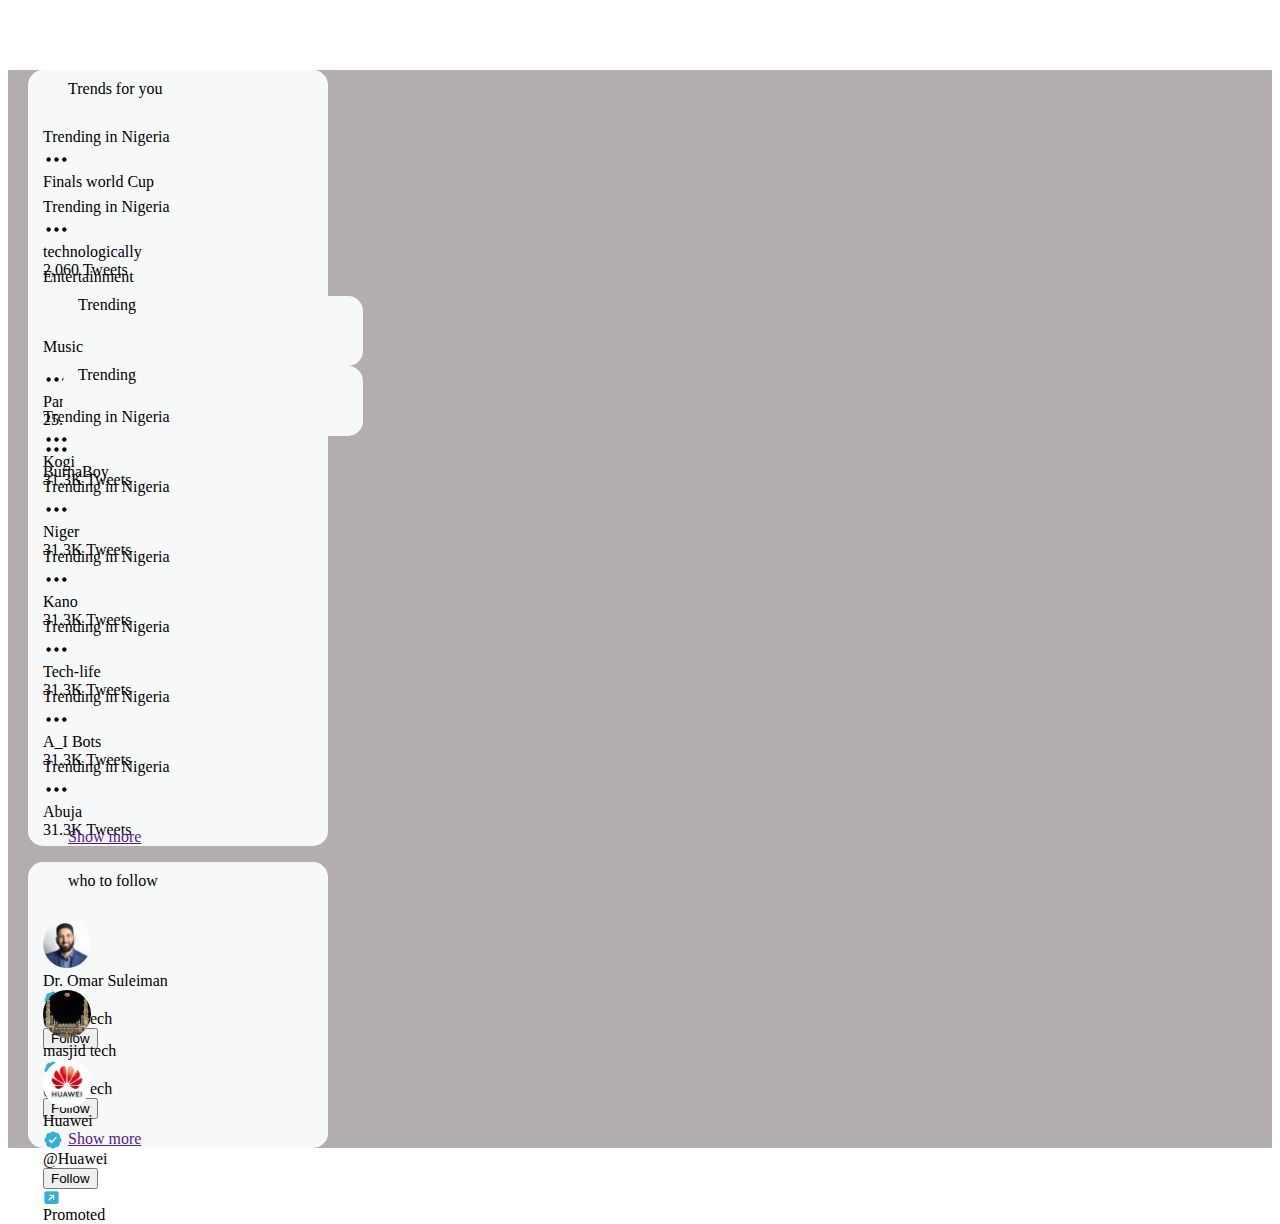
<file: tst.html>
<!DOCTYPE html>
<html lang="en">
<head>
  <meta charset="UTF-8">
  <meta http-equiv="X-UA-Compatible" content="IE=edge">
  <meta name="viewport" content="width=device-width, initial-scale=1.0">
  <title>Document</title>
  <link rel="stylesheet" href="tst.css">
</head>
<body>
  <aside id="main-body">
    <ul class="aside_ul">
      <span class="aside_span">Trends for you</span>
      <li class="aside_li">
        <div class="aside_row1">
          <span class="aside_row1">Trending in Nigeria</span>
          <div class="aside_row-svg">
            <svg viewBox="0 0 24 24" aria-hidden="true" class="r-4qtqp9 r-yyyyoo r-1xvli5t r-dnmrzs r-bnwqim r-1plcrui r-lrvibr r-1hdv0qi" style="pointer-events: none; display: block; width: 27px; height: 27px;" viewBox="0 0 24 24" preserveAspectRatio="xMidYMid meet" focusable="false" ><g><path d="M3 12c0-1.1.9-2 2-2s2 .9 2 2-.9 2-2 2-2-.9-2-2zm9 2c1.1 0 2-.9 2-2s-.9-2-2-2-2 .9-2 2 .9 2 2 2zm7 0c1.1 0 2-.9 2-2s-.9-2-2-2-2 .9-2 2 .9 2 2 2z"></path></g></svg>
          </div>
        </div>
        <div class="aside_row2">
          <span class="aside_row2">Finals world Cup</span>
        </div>
        <div class="aside_row3">
          <span class="aside_row3"></span>
        </div>
      </li>
      <li class="aside_li">
        <div class="aside_row1">
          <span class="aside_row1">Trending in Nigeria</span>
          <div class="aside_row-svg">
            <svg viewBox="0 0 24 24" aria-hidden="true" class="r-4qtqp9 r-yyyyoo r-1xvli5t r-dnmrzs r-bnwqim r-1plcrui r-lrvibr r-1hdv0qi" style="pointer-events: none; display: block; width: 27px; height: 27px;" viewBox="0 0 24 24" preserveAspectRatio="xMidYMid meet" focusable="false" ><g><path d="M3 12c0-1.1.9-2 2-2s2 .9 2 2-.9 2-2 2-2-.9-2-2zm9 2c1.1 0 2-.9 2-2s-.9-2-2-2-2 .9-2 2 .9 2 2 2zm7 0c1.1 0 2-.9 2-2s-.9-2-2-2-2 .9-2 2 .9 2 2 2z"></path></g></svg>
          </div>
        </div>
        <div class="aside_row2">
          <span class="aside_row2">technologically</span>
        </div>
        <div class="aside_row3">
          <span class="aside_row3">2,060 Tweets</span>
        </div>
      </li>
      <li class="aside_li">
        <div class="aside_row1">
          <div class="trend">
          <span class="aside_row1">Entertainment</span>
          <ul class="trend">
            <li class="trend">
              <span class="aside_row1">Trending</span>
            </li>
          </ul>
          </div>
          <div class="aside_row-svg">
            <svg viewBox="0 0 24 24" aria-hidden="true" class="r-4qtqp9 r-yyyyoo r-1xvli5t r-dnmrzs r-bnwqim r-1plcrui r-lrvibr r-1hdv0qi" style="pointer-events: none; display: block; width: 27px; height: 27px;" viewBox="0 0 24 24" preserveAspectRatio="xMidYMid meet" focusable="false" ><g><path d="M3 12c0-1.1.9-2 2-2s2 .9 2 2-.9 2-2 2-2-.9-2-2zm9 2c1.1 0 2-.9 2-2s-.9-2-2-2-2 .9-2 2 .9 2 2 2zm7 0c1.1 0 2-.9 2-2s-.9-2-2-2-2 .9-2 2 .9 2 2 2z"></path></g></svg>
          </div>
        </div>
        <div class="aside_row2">
          <span class="aside_row2">Pandora</span>
        </div>
        <div class="aside_row3">
          <span class="aside_row3">25.9K Tweets</span>
        </div>
      </li>
      <li class="aside_li">
        <div class="aside_row1">
          <div class="trend">
            <span class="aside_row1">Music</span>
            <ul class="trend">
              <li class="trend">
                <span class="aside_row1">Trending</span>
              </li>
            </ul>
            </div>
          <div class="aside_row-svg">
            <svg viewBox="0 0 24 24" aria-hidden="true" class="r-4qtqp9 r-yyyyoo r-1xvli5t r-dnmrzs r-bnwqim r-1plcrui r-lrvibr r-1hdv0qi" style="pointer-events: none; display: block; width: 27px; height: 27px;" viewBox="0 0 24 24" preserveAspectRatio="xMidYMid meet" focusable="false" ><g><path d="M3 12c0-1.1.9-2 2-2s2 .9 2 2-.9 2-2 2-2-.9-2-2zm9 2c1.1 0 2-.9 2-2s-.9-2-2-2-2 .9-2 2 .9 2 2 2zm7 0c1.1 0 2-.9 2-2s-.9-2-2-2-2 .9-2 2 .9 2 2 2z"></path></g></svg>
          </div>
        </div>
        <div class="aside_row2">
          <span class="aside_row2">BurnaBoy</span>
        </div>
        <div class="aside_row3">
          <span class="aside_row3"></span>
        </div>
      </li>
      <li class="aside_li">
        <div class="aside_row1">
          <span class="aside_row1">Trending in Nigeria</span>
          <div class="aside_row-svg">
            <svg viewBox="0 0 24 24" aria-hidden="true" class="r-4qtqp9 r-yyyyoo r-1xvli5t r-dnmrzs r-bnwqim r-1plcrui r-lrvibr r-1hdv0qi" style="pointer-events: none; display: block; width: 27px; height: 27px;" viewBox="0 0 24 24" preserveAspectRatio="xMidYMid meet" focusable="false" ><g><path d="M3 12c0-1.1.9-2 2-2s2 .9 2 2-.9 2-2 2-2-.9-2-2zm9 2c1.1 0 2-.9 2-2s-.9-2-2-2-2 .9-2 2 .9 2 2 2zm7 0c1.1 0 2-.9 2-2s-.9-2-2-2-2 .9-2 2 .9 2 2 2z"></path></g></svg>
          </div>
        </div>
        <div class="aside_row2">
          <span class="aside_row2">Kogi</span>
        </div>
        <div class="aside_row3">
          <span class="aside_row3">31.3K Tweets</span>
        </div>
      </li>
      <li class="aside_li">
        <div class="aside_row1">
          <span class="aside_row1">Trending in Nigeria</span>
          <div class="aside_row-svg">
            <svg viewBox="0 0 24 24" aria-hidden="true" class="r-4qtqp9 r-yyyyoo r-1xvli5t r-dnmrzs r-bnwqim r-1plcrui r-lrvibr r-1hdv0qi" style="pointer-events: none; display: block; width: 27px; height: 27px;" viewBox="0 0 24 24" preserveAspectRatio="xMidYMid meet" focusable="false" ><g><path d="M3 12c0-1.1.9-2 2-2s2 .9 2 2-.9 2-2 2-2-.9-2-2zm9 2c1.1 0 2-.9 2-2s-.9-2-2-2-2 .9-2 2 .9 2 2 2zm7 0c1.1 0 2-.9 2-2s-.9-2-2-2-2 .9-2 2 .9 2 2 2z"></path></g></svg>
          </div>
        </div>
        <div class="aside_row2">
          <span class="aside_row2">Niger</span>
        </div>
        <div class="aside_row3">
          <span class="aside_row3">31.3K Tweets</span>
        </div>
      </li>
      <li class="aside_li">
        <div class="aside_row1">
          <span class="aside_row1">Trending in Nigeria</span>
          <div class="aside_row-svg">
            <svg viewBox="0 0 24 24" aria-hidden="true" class="r-4qtqp9 r-yyyyoo r-1xvli5t r-dnmrzs r-bnwqim r-1plcrui r-lrvibr r-1hdv0qi" style="pointer-events: none; display: block; width: 27px; height: 27px;" viewBox="0 0 24 24" preserveAspectRatio="xMidYMid meet" focusable="false" ><g><path d="M3 12c0-1.1.9-2 2-2s2 .9 2 2-.9 2-2 2-2-.9-2-2zm9 2c1.1 0 2-.9 2-2s-.9-2-2-2-2 .9-2 2 .9 2 2 2zm7 0c1.1 0 2-.9 2-2s-.9-2-2-2-2 .9-2 2 .9 2 2 2z"></path></g></svg>
          </div>
        </div>
        <div class="aside_row2">
          <span class="aside_row2">Kano</span>
        </div>
        <div class="aside_row3">
          <span class="aside_row3">31.3K Tweets</span>
        </div>
      </li>
      <li class="aside_li">
        <div class="aside_row1">
          <span class="aside_row1">Trending in Nigeria</span>
          <div class="aside_row-svg">
            <svg viewBox="0 0 24 24" aria-hidden="true" class="r-4qtqp9 r-yyyyoo r-1xvli5t r-dnmrzs r-bnwqim r-1plcrui r-lrvibr r-1hdv0qi" style="pointer-events: none; display: block; width: 27px; height: 27px;" viewBox="0 0 24 24" preserveAspectRatio="xMidYMid meet" focusable="false" ><g><path d="M3 12c0-1.1.9-2 2-2s2 .9 2 2-.9 2-2 2-2-.9-2-2zm9 2c1.1 0 2-.9 2-2s-.9-2-2-2-2 .9-2 2 .9 2 2 2zm7 0c1.1 0 2-.9 2-2s-.9-2-2-2-2 .9-2 2 .9 2 2 2z"></path></g></svg>
          </div>
        </div>
        <div class="aside_row2">
          <span class="aside_row2">Tech-life</span>
        </div>
        <div class="aside_row3">
          <span class="aside_row3">31.3K Tweets</span>
        </div>
      </li>
      <li class="aside_li">
        <div class="aside_row1">
          <span class="aside_row1">Trending in Nigeria</span>
          <div class="aside_row-svg">
            <svg viewBox="0 0 24 24" aria-hidden="true" class="r-4qtqp9 r-yyyyoo r-1xvli5t r-dnmrzs r-bnwqim r-1plcrui r-lrvibr r-1hdv0qi" style="pointer-events: none; display: block; width: 27px; height: 27px;" viewBox="0 0 24 24" preserveAspectRatio="xMidYMid meet" focusable="false" ><g><path d="M3 12c0-1.1.9-2 2-2s2 .9 2 2-.9 2-2 2-2-.9-2-2zm9 2c1.1 0 2-.9 2-2s-.9-2-2-2-2 .9-2 2 .9 2 2 2zm7 0c1.1 0 2-.9 2-2s-.9-2-2-2-2 .9-2 2 .9 2 2 2z"></path></g></svg>
          </div>
        </div>
        <div class="aside_row2">
          <span class="aside_row2">A_I Bots</span>
        </div>
        <div class="aside_row3">
          <span class="aside_row3">31.3K Tweets</span>
        </div>
      </li>
      <li class="aside_li">
        <div class="aside_row1">
          <span class="aside_row1">Trending in Nigeria</span>
          <div class="aside_row-svg">
            <svg viewBox="0 0 24 24" aria-hidden="true" class="r-4qtqp9 r-yyyyoo r-1xvli5t r-dnmrzs r-bnwqim r-1plcrui r-lrvibr r-1hdv0qi" style="pointer-events: none; display: block; width: 27px; height: 27px;" viewBox="0 0 24 24" preserveAspectRatio="xMidYMid meet" focusable="false" ><g><path d="M3 12c0-1.1.9-2 2-2s2 .9 2 2-.9 2-2 2-2-.9-2-2zm9 2c1.1 0 2-.9 2-2s-.9-2-2-2-2 .9-2 2 .9 2 2 2zm7 0c1.1 0 2-.9 2-2s-.9-2-2-2-2 .9-2 2 .9 2 2 2z"></path></g></svg>
          </div>
        </div>
        <div class="aside_row2">
          <span class="aside_row2">Abuja</span>
        </div>
        <div class="aside_row3">
          <span class="aside_row3">31.3K Tweets</span>
        </div>
      </li>
      <a href="" class="aside_foot">
        <span class="aside_foot-span">Show more</span>
      </a> 
    </ul>
    <ul id="aside_ul2">
      <span class="aside_span">who to follow</span>
      <li class="aside_li2">
        <div class="in_li2-1">
          <div class="aside2-li">
            <img src="cap man.jpg" alt="" class="aside" style="width:48px;height:48px; border-radius: 50%;">
            <div class="inner-aside2">
              <div class="innermost-aside2">
                <span class="innermost">Dr. Omar Suleiman</span>
                <div class="svg-innermost">
                  <svg viewBox="0 0 24 24" aria-label="Verified account" role="img" class="r-ruveo r-4qtqp9 r-yyyyoo r-1xvli5t r-9cviqr r-f9ja8p r-og9te1 r-bnwqim r-1plcrui r-lrvibr" data-testid="icon-verified" style="pointer-events: none; display: block; width: 20px; height: 20px;" viewBox="0 0 24 24" preserveAspectRatio="xMidYMid meet" focusable="false"><g><path fill="rgb(47, 176, 219)" d="M22.25 12c0-1.43-.88-2.67-2.19-3.34.46-1.39.2-2.9-.81-3.91s-2.52-1.27-3.91-.81c-.66-1.31-1.91-2.19-3.34-2.19s-2.67.88-3.33 2.19c-1.4-.46-2.91-.2-3.92.81s-1.26 2.52-.8 3.91c-1.31.67-2.2 1.91-2.2 3.34s.89 2.67 2.2 3.34c-.46 1.39-.21 2.9.8 3.91s2.52 1.26 3.91.81c.67 1.31 1.91 2.19 3.34 2.19s2.68-.88 3.34-2.19c1.39.45 2.9.2 3.91-.81s1.27-2.52.81-3.91c1.31-.67 2.19-1.91 2.19-3.34zm-11.71 4.2L6.8 12.46l1.41-1.42 2.26 2.26 4.8-5.23 1.47 1.36-6.2 6.77z"></path></g></svg> 
                </div>
              </div>
              <span class="innermost2">@ M-Tech</span>
            </div>
          </div>
          <button class="aside2">
            <span class="btn-aside2"> Follow</span>
          </button>
        </div>
      </li>
      <li class="aside_li2">
        <div class="in_li2-1">
          <div class="aside2-li">
            <img src="i image.jfif" alt="" class="aside" style="width:48px;height:48px; border-radius: 50%;">
            <div class="inner-aside2">
              <div class="innermost-aside2">
                  <span class="innermost">masjid tech</span>
                <div class="svg-innermost">
                  <svg viewBox="0 0 24 24" aria-label="Verified account" role="img" class="r-ruveo r-4qtqp9 r-yyyyoo r-1xvli5t r-9cviqr r-f9ja8p r-og9te1 r-bnwqim r-1plcrui r-lrvibr" data-testid="icon-verified" style="pointer-events: none; display: block; width: 20px; height: 20px;" viewBox="0 0 24 24" preserveAspectRatio="xMidYMid meet" focusable="false"><g><path fill="rgb(47, 176, 219)" d="M22.25 12c0-1.43-.88-2.67-2.19-3.34.46-1.39.2-2.9-.81-3.91s-2.52-1.27-3.91-.81c-.66-1.31-1.91-2.19-3.34-2.19s-2.67.88-3.33 2.19c-1.4-.46-2.91-.2-3.92.81s-1.26 2.52-.8 3.91c-1.31.67-2.2 1.91-2.2 3.34s.89 2.67 2.2 3.34c-.46 1.39-.21 2.9.8 3.91s2.52 1.26 3.91.81c.67 1.31 1.91 2.19 3.34 2.19s2.68-.88 3.34-2.19c1.39.45 2.9.2 3.91-.81s1.27-2.52.81-3.91c1.31-.67 2.19-1.91 2.19-3.34zm-11.71 4.2L6.8 12.46l1.41-1.42 2.26 2.26 4.8-5.23 1.47 1.36-6.2 6.77z"></path></g></svg> 
                </div>
              </div>
              <span class="innermost2">@ M-Tech</span>
            </div>
          </div>
          <button class="aside2">
            <span class="btn-aside2">Follow</span>
          </button>
        </div>
      </li>
      <li class="aside_li2">
        <div class="in_li2-1">
          <div class="aside2-li">
            <img src="huawi.jpg" alt="" class="aside" style="width:48px;height:48px; border-radius: 50%;">
            <div class="inner-aside2">
              <div class="innermost-aside2">
                <span class="innermost">Huawei</span>
                <div class="svg-innermost">
                  <svg viewBox="0 0 24 24" aria-label="Verified account" role="img" class="r-ruveo r-4qtqp9 r-yyyyoo r-1xvli5t r-9cviqr r-f9ja8p r-og9te1 r-bnwqim r-1plcrui r-lrvibr" data-testid="icon-verified" style="pointer-events: none; display: block; width: 20px; height: 20px;" viewBox="0 0 24 24" preserveAspectRatio="xMidYMid meet" focusable="false"><g><path fill="rgb(47, 176, 219)" d="M22.25 12c0-1.43-.88-2.67-2.19-3.34.46-1.39.2-2.9-.81-3.91s-2.52-1.27-3.91-.81c-.66-1.31-1.91-2.19-3.34-2.19s-2.67.88-3.33 2.19c-1.4-.46-2.91-.2-3.92.81s-1.26 2.52-.8 3.91c-1.31.67-2.2 1.91-2.2 3.34s.89 2.67 2.2 3.34c-.46 1.39-.21 2.9.8 3.91s2.52 1.26 3.91.81c.67 1.31 1.91 2.19 3.34 2.19s2.68-.88 3.34-2.19c1.39.45 2.9.2 3.91-.81s1.27-2.52.81-3.91c1.31-.67 2.19-1.91 2.19-3.34zm-11.71 4.2L6.8 12.46l1.41-1.42 2.26 2.26 4.8-5.23 1.47 1.36-6.2 6.77z"></path></g></svg> 
                </div>
              </div>
              <span class="innermost2">@Huawei</span>
            </div>
          </div>
          <button class="aside2">
            <span class="btn-aside2">Follow</span>
          </button>
        </div>
        <div class="last-row">
          <div class="last-svg">
            <svg viewBox="0 0 24 24" aria-hidden="true" class="r-14j79pv r-4qtqp9 r-yyyyoo r-1q142lx r-ip8ujx r-1d4mawv r-dnmrzs r-bnwqim r-1plcrui r-lrvibr" style="pointer-events: none; display: block; width: 17px; height: 17px;"><g><path fill="rgb(47, 176, 219)" d="M19.498 3h-15c-1.381 0-2.5 1.12-2.5 2.5v13c0 1.38 1.119 2.5 2.5 2.5h15c1.381 0 2.5-1.12 2.5-2.5v-13c0-1.38-1.119-2.5-2.5-2.5zm-3.502 12h-2v-3.59l-5.293 5.3-1.414-1.42L12.581 10H8.996V8h7v7z"></path></g></svg>
          </div>
          <span class="last-svg">Promoted</span>
        </div>
      </li>
      <a href="" class="aside_foot">
        <span class="aside_foot-span">Show more</span>
      </a> 
    </ul>
  </aside>

</body>
</html>
</file>
<file: style.css>
body {
  overflow-y: hidden;
  overflow-x: hidden;
}

div.container {
  background: white;
  width: 100vw;
  height: 100vh;
  overflow-y: scroll;
  overflow-x: hidden;
  display: grid;
  grid-template-columns: 1fr 4fr;
  grid-template-rows: auto;
  margin-top: -9px;
}
div.container nav#nav {
  grid-column-start: 1;
  width: 317px;
  height: 99vh;
  display: grid;
  justify-content: end;
  overflow-y: auto;
  border-right: solid 1px rgb(221, 217, 217);
}
div.container nav#nav div#nav_body {
  width: 251px;
  height: 101vh;
  margin-right: 20px;
  margin-top: -20px;
}
div.container ul#nav_list {
  display: grid;
  margin-left: 0;
}
div.container ul#nav_list li.list {
  display: grid;
}
div.container ul#nav_list li.list span.nav {
  margin-left: 20px;
  font-size: 19px;
  font-family: Arial, Helvetica, sans-serif;
}
div.container ul#nav_list li.list span.firstnav {
  font-weight: bold;
}
div.container li.list {
  list-style-type: none;
  height: 50px;
  margin-left: -30px;
}
div.container li.list a {
  display: flex;
  text-decoration: none;
  color: black;
  align-items: center;
}
div.container div#foot_btn {
  display: grid;
  justify-content: center;
}
div.container div#foot_btn button#nav_foot {
  background: rgb(47, 176, 219);
  color: white;
  width: 230px;
  height: 50px;
  border-radius: 31px;
  border: solid 1px rgb(47, 176, 219);
  margin-top: 0;
  margin-left: -10px;
}
div.container div#foot_btn button#nav_foot span#btn_nav {
  font-size: larger;
  font-weight: bold;
}
div.container button#twt-pan-2 {
  color: white;
  background: rgb(47, 176, 219);
  border-radius: 19px;
  width: 70px;
  height: 33px;
  border: none;
  margin-right: -33px;
}
div.container button#twt-pan-2 span {
  font-weight: bold;
}
div.container div#nav_profile {
  display: grid;
  grid-template-columns: 1fr 5fr 1fr;
  margin-top: 40px;
  margin-left: 20px;
}
div.container div#nav_profile span#nav_id {
  grid-column-start: 1;
  background: green;
  color: white;
  display: grid;
  align-items: center;
  text-align: center;
  width: 40px;
  height: 40px;
  border-radius: 50%;
  font-size: large;
  margin-left: -7px;
  font-family: Arial, Helvetica, sans-serif;
}
div.container div#nav_profile div#profile_name {
  padding-left: 10px;
  grid-column-start: 2;
}
div.container div#nav_profile div#profile_svg {
  grid-column-start: 3;
}
div.container div#nav_profile span#profile-2 {
  color: #536471;
}
div.container main#main {
  grid-column-start: 2;
  width: 1032px;
  height: 99vh;
  display: grid;
  grid-template-columns: 3fr 2fr;
  grid-template-rows: auto;
  overflow-y: scroll;
  overflow-x: hidden;
}
div.container main#main div#main-1 {
  grid-column-start: 1;
  border-right: solid 1px rgb(221, 217, 217);
}
div.container main#main div#main-1 header#main-1 {
  position: fixed;
  width: 567px;
  height: 50px;
  display: grid;
  grid-template-columns: 1fr 1fr;
  align-items: center;
  text-align: center;
  background: white;
  z-index: 3;
  padding-left: 20px;
  padding-right: 20px;
  column-gap: 35vw;
}
div.container main#main div#main-1 header#main-1 span {
  grid-column-start: 1;
  justify-self: left;
  font-size: 17px;
  font-weight: bold;
}
div.container main#main div#main-1 header#main-1 div {
  grid-column-start: 2;
  justify-self: right;
}
div.container main#main div#main-1 div#main-body {
  width: 598px;
  height: auto;
  transform: translateY(50px);
}
div.container main#main div#main-1 div#main-body div#tweet_panel {
  padding-bottom: 10px;
  border-bottom: solid 1px rgb(221, 217, 217);
  width: 609px;
}
div.container main#main div#main-1 div#main-body div#panel_top {
  display: flex;
  align-items: center;
  text-align: center;
  margin-left: 13px;
}
div.container main#main div#main-1 div#main-body div#panel_top span#twt_panel {
  background: green;
  color: white;
  width: 50px;
  height: 50px;
  border-radius: 50%;
  display: grid;
  align-items: center;
  text-align: center;
  font-size: 25px;
  font-family: Arial, Helvetica, sans-serif;
}
div.container main#main div#main-1 div#main-body div#panel_top form#twt {
  width: 170px;
  height: 30px;
}
div.container main#main div#main-1 div#main-body div#panel_top form#twt input {
  margin-top: 7px;
  margin-left: 5px;
  border: none;
  height: 30px;
  font-size: 22px;
  color: silver;
}
div.container main#main div#main-1 div#main-body div#panel_top div#twt_pan2_con {
  display: flex !important;
  justify-content: space-between;
}
div.container main#main aside#aside {
  grid-column-start: 2;
}

div#twt_pan2_con {
  display: flex;
  width: 555px;
  height: 48px;
  align-items: center;
  text-align: center;
  justify-content: space-between;
}

div#twt-panal_svg {
  margin-left: 60px;
  display: flex;
  flex-direction: row-reverse;
}
div#twt-panal_svg div.svg-twt {
  margin: 10px;
}

div#twtr1 {
  display: flex;
  align-items: center;
  text-align: center;
  margin-left: 50px;
}
div#twtr1 span {
  margin-left: 5px;
  color: rgb(110, 105, 105);
}
div#twtr1 li {
  color: #46a0e6;
  margin-left: -15px;
}

div.twtr_twt div.twtr2 {
  display: flex;
  box-sizing: border-box;
  width: 598px;
  padding-top: 20px;
}
div.twtr_twt div.twtr2 div.twtr_dp {
  margin-right: 10px;
  margin-left: 10px;
  width: 50px;
  height: 50px;
}
div.twtr_twt div.twtr2 div.twtr_intel {
  width: 44vw;
}
div.twtr_twt span.twtr {
  margin-right: 7px;
  font-family: Arial, Helvetica, sans-serif;
  font-size: 17px;
  font-weight: bold;
  display: flex;
}
div.twtr_twt span.twtr-in {
  color: #536471;
}
div.twtr_twt li {
  color: #536471;
}
div.twtr_twt div.twtr-insvg {
  margin-right: 7px;
}
div.twtr_twt span.twtrin {
  color: #536471;
}

.elonm {
  width: max-content;
}

span#twtr {
  font-weight: bold;
  font-size: 17px;
  font-family: Arial, Helvetica, sans-serif;
  display: flex;
}

span#twtr-in {
  color: #536471;
}

div#twtr3 {
  width: 504px;
  height: 504px;
  margin-left: 70px;
  margin-top: 5px;
  background: black;
  border-radius: 10px;
  border-bottom-left-radius: 10px;
  border-bottom-right-radius: 10px;
}

div#twtr4 {
  display: flex;
  justify-content: space-between;
  width: 506px;
  height: 32px;
  margin-left: 30px;
}
div#twtr4 ul {
  list-style-type: none;
  display: flex;
  align-items: center;
  text-align: center;
}
div#twtr4 ul span {
  padding-left: 5px;
  color: #536471;
}
div#twtr4 .lasttwt {
  padding-top: 10px;
  padding-right: 10px;
}

div.twtr_foot-svg span {
  color: #536471;
}

img {
  border-radius: 50%;
}

video {
  border-radius: 10px;
}

span#check {
  margin-left: 30px;
}

div.twtr-in1 {
  display: flex;
  justify-content: space-between;
  align-items: center;
  text-align: center;
}

div.cover {
  display: flex;
  align-items: center;
  text-align: center;
}

ul.twtr-in {
  margin-left: -10px;
}

div.twtr4 {
  display: flex;
  justify-content: space-between;
  text-align: center;
  align-items: center;
  width: 506px;
  margin-left: 30px;
}

ul.foot-svg {
  display: flex;
  list-style-type: none;
}

div.container main#main header#main-2 {
  position: fixed;
  width: 360px;
  height: 50px;
  display: flex;
  align-items: center;
  text-align: center;
  background: white;
  z-index: 3;
  padding-left: 20px;
  padding-right: 20px;
}
div.container main#main header#main-2 button {
  background: #f7f9f9;
  margin-right: 0;
  border-bottom-left-radius: 20px;
  border-top-left-radius: 20px;
  border: none;
  height: 39px;
  width: 45px;
}
div.container main#main header#main-2 input {
  background: #f7f9f9;
  margin-left: 0;
  height: 37px;
  width: 300px;
  border-bottom-right-radius: 20px;
  border-top-right-radius: 20px;
  border: none;
  color: #536471;
}

div.container main#main aside#aside aside#main-body {
  margin-top: 70px;
  height: max-content;
  background: white;
}
div.container main#main aside#aside aside#main-body ul.aside_ul {
  list-style-type: none;
  background: #f7f9f9;
  display: grid;
  margin-top: 10px;
  border-radius: 15px;
  box-sizing: border-box;
  width: 350px;
  margin-left: 20px;
}
div.container main#main aside#aside aside#main-body ul.aside_ul span.aside_span {
  margin-bottom: 30px;
  margin-top: 10px;
}
div.container main#main aside#aside aside#main-body ul.aside_ul li.aside_li {
  box-sizing: border-box;
  height: 70px;
  margin-left: px;
  width: 310px;
  margin-left: -25px;
}

span.aside_span {
  margin-left: -20px;
  font-size: 25px;
  font-weight: bold;
}

div.aside_row1 {
  display: flex;
  justify-content: space-between;
  width: 290px;
}

aside#main-body ul.aside_ul li.aside_li div.aside_row1 div.trend {
  box-sizing: border-box;
  display: flex;
  width: 300px;
  max-height: 27px;
}
aside#main-body ul.aside_ul li.aside_li div.aside_row1 div.trend span {
  box-sizing: border-box;
  width: fit-content;
}
aside#main-body ul.aside_ul li.aside_li div.aside_row1 div.trend ul {
  max-height: max-content;
  list-style-type: disc;
  box-sizing: border-box;
  width: fit-content;
  width: 150px;
}
aside#main-body ul.aside_ul li.aside_li div.aside_row1 div.trend ul li {
  max-height: 27px;
  transform: translateX(-17px) translateY(4px);
  width: 150px;
  box-sizing: border-box;
}

li.aside_li {
  margin-bottom: 20px;
}

div.container main#main aside#aside ul#aside_ul2 {
  display: grid;
  grid-template-rows: auto;
  background: #f7f9f9;
  width: 310px;
  border-radius: 15px;
  margin-left: 20px;
  list-style-type: none;
  grid-row-gap: 10px;
}
div.container main#main aside#aside ul#aside_ul2 li {
  margin-left: -25px;
}
div.container main#main aside#aside ul#aside_ul2 li div.in_li2-1 {
  display: flex;
  justify-content: space-between;
  width: 330px;
}
div.container main#main aside#aside ul#aside_ul2 li div.in_li2-1 div.aside2-li {
  display: flex;
}

a.aside_foot {
  text-decoration: none;
  color: #46a0e6;
  padding-bottom: 10px;
  font-size: 17px;
  margin-left: -25px;
}

div.inner-aside2 {
  margin-left: 7px;
}

div.innermost-aside2 {
  display: flex;
  justify-content: space-between;
}

div.svg-innermost {
  margin-left: 7px;
}

div.last-row {
  display: flex;
}

button.aside2 {
  color: white;
  background: black;
  border-radius: 15px;
  width: 70px;
  height: 30px;
  margin-right: 15px;
}

div.last-svg {
  margin-left: 7px;
}

span.last-svg {
  font-size: 15px;
  margin-left: 5px;
  color: silver;
}

span.aside_row1 {
  font-size: 15px;
  color: rgb(131, 125, 125);
  padding-top: 5px;
}

span.aside_row2 {
  font-size: 17px;
  font-weight: bold;
}

span.aside_row3 {
  color: rgb(131, 125, 125);
  font-size: 13px;
}

@media only screen and (max-width: 1024px) {
  div.container nav#nav {
    width: 19vw;
  }
  div.container nav#nav div#nav_body {
    width: 20vw;
  }
  div.container ul#nav_list li.list span.nav {
    margin-left: 20px;
    font-size: 17px;
  }
  div.container li.list {
    margin-left: -10px;
  }
  div.container div#foot_btn button#nav_foot {
    width: 170px;
    margin-left: 29px;
  }
  div.container div#nav_profile {
    margin-left: 40px;
  }
  div.container main#main {
    width: 775px;
  }
  div.container main#main div#main-1 {
    width: 525px;
  }
  div.container main#main div#main-1 header#main-1 {
    width: 485px;
  }
  div.container main#main div#main-1 div#main-body div#tweet_panel {
    width: 525px;
  }
  div#twt_pan2_con {
    width: 480px;
    height: 48px;
  }
  div.container div#main-body div.twtr_twt div.twtr2 {
    width: 500px;
  }
  div.container div#main-body div.twtr_twt div.twtr2 div.menk1 {
    margin-right: 10px;
    margin-left: 10px;
    width: 50px;
    height: 50px;
    transform: translateY(-30px);
  }
  div.container div#main-body div.twtr_twt div.twtr2 div.twtr_intel {
    width: 42vw;
  }
  div#twtr3 {
    width: 440px;
    height: 440px;
  }
  div.twtr2 {
    width: 500px;
  }
  div.twtr4 {
    width: 490px;
  }
  div.container main#main header#main-2 input {
    width: 180px;
  }
  div.container main#main aside#aside aside#main-body ul.aside_ul {
    width: 230px;
  }
  div.container main#main aside#aside aside#main-body ul.aside_ul ul.aside_ul li.aside_li {
    width: 200px;
  }
  div.aside_row1 {
    width: 180px;
  }
  div.container main#main aside#aside ul#aside_ul2 {
    width: 190px;
  }
  div.container main#main aside#aside ul#aside_ul2 li div.in_li2-1 {
    width: 230px;
  }
  button.aside2 {
    width: 60px;
    margin-right: 15px;
  }
  li.xside {
    display: none !important;
  }
  .elon-svg {
    margin-left: 13vw;
  }
  .elonm {
    width: max-content;
  }
  div.twtr_twt div.menk1 {
    margin-top: -50px !important;
  }
}
@media only screen and (max-width: 790px) {
  div.container nav#nav {
    display: none;
  }
  div.container main#main {
    width: 770px;
  }
  div.container main#main div#main-1 {
    width: 500px;
  }
  div.container main#main div#main-1 header#main-1 {
    width: 460px;
  }
  div.container main#main div#main-1 div#main-body {
    width: 520px;
  }
  div.container main#main div#main-1 div#main-body div.twtr_twt div.twtr2 {
    width: 510px;
  }
  div.container main#main div#main-1 div#main-body div.twtr_twt div.twtr2 div.menk1 {
    margin-right: 10px;
    margin-left: 10px;
    width: 50px;
    height: 50px;
    transform: translateY(-30px);
  }
  div.container main#main div#main-1 div#main-body div.twtr_twt div.twtr2 div.twtr_intel {
    width: 50vw;
  }
  div.container main#main div#main-1 div#main-body div#tweet_panel {
    width: 500px;
  }
  div#twt_pan2_con {
    width: 460px;
  }
  div#twtr3 {
    width: 410px;
    height: 410px;
  }
  div.container main#main header#main-2 input {
    width: 180px;
  }
  div.container main#main aside#aside aside#main-body ul.aside_ul {
    width: 230px;
  }
  div.container main#main aside#aside aside#main-body ul.aside_ul ul.aside_ul li.aside_li {
    width: 200px;
  }
  div.aside_row1 {
    width: 180px;
  }
  div.container main#main aside#aside ul#aside_ul2 {
    width: 190px;
  }
  div.container main#main aside#aside ul#aside_ul2 li div.in_li2-1 {
    width: 230px;
  }
  button.aside2 {
    width: 60px;
    margin-right: 15px;
  }
  div.twtr4 {
    width: 410px;
  }
  div#twtr4 {
    width: 410px;
  }
}
@media only screen and (max-width: 426px) {
  div.container nav#nav {
    display: flex;
    width: 100vw;
    height: 10vh;
    padding-bottom: 3vh;
    transform: translateY(90vh);
    position: fixed;
    z-index: 4;
    background: #f7f9f9;
  }
  div.container nav#nav div#nav_body {
    width: 100vw;
  }
  div.container nav#nav div#nav_body ul {
    display: flex;
    margin-left: -190px;
    justify-content: space-between;
  }
  div.container nav#nav div#nav_body ul li {
    margin-left: -170px;
  }
  div.container nav#nav div#nav_body ul li span {
    display: none;
  }
  div.container ul#nav_list li.list span.nav {
    margin-left: 20px;
    font-size: 17px;
  }
  div.container li.list {
    margin-left: -10px;
  }
  div.container div#foot_btn{
    display: none;
  }
  div.container div#foot_btn button#nav_foot {
    display: none;
  }
  div.container div.nav_profile {

    display: none;
  }
  div.container main#main div#main-1 {
    width: 99vw;
  }
  div.container main#main div#main-1 header#main-1 {
    width: 90vw;
    height: 50px;
    display: grid;
    align-items: center;
    text-align: center;
    background: white;
    z-index: 2;
    padding-left: 20px;
    padding-right: 20px;
    gap: 75vw;
  }
  div.container main#main div#main-1 header#main-1 span {
    display: hidden;
    grid-column-start: 1;
    justify-self: left;
    font-size: 17px;
    font-weight: bold;
  }
  div.container main#main div#main-1 header#main-1 div {
    grid-column-start: 2;
    justify-self: right;
  }
  div.container main#main div#main-1 div#main-body div#tweet_panel {
    display: none;
  }
  div#twt_pan2_con {
    width: 510px;
    height: 48px;
  }
  div#twtr3 {
    width: 95vw;
    height: 419px;
    margin-left: 0px;
    margin-top: 5px;
    background: black;
    border-radius: 10px;
    border-bottom-left-radius: 10px;
    border-bottom-right-radius: 10px;
  }
 
  div#twtr4 div.twtr_foot-svg {
    width: 95vw;
  }
  div#twtr4 div.twtr_foot-svg ul {
    margin-left: -30px;
  }
  div#twtr4 div.twtr_foot-svg ul li {
    margin-left: 0px;
  }
  div.twtr2 {
    width: 530px;
  }
  div.container main#main header#main-2 input {
    width: 180px;
  }
  div.container main#main aside#aside aside#main-body ul.aside_ul {
    width: 230px;
  }
  div.container main#main aside#aside aside#main-body ul.aside_ul ul.aside_ul li.aside_li {
    width: 200px;
  }
  div.aside_row1 {
    width: 180px;
  }
  div.container main#main aside#aside ul#aside_ul2 {
    width: 190px;
  }
  div.container main#main aside#aside ul#aside_ul2 li div.in_li2-1 {
    width: 230px;
  }
  button.aside2 {
    width: 60px;
    margin-right: 15px;
  }
  div.lasttwt {
    margin-right: 30px;
    margin-top: 3px;
  }
  div.twtr_twt {
    width: 100vw !important;
  }
  div.twtr2 {
    width: 100vw !important;
    margin: 0px;
  }
  div.twtr-in2 {
    width: 80vw;
    margin-left: 0px;
  }
  div.twtr-in2 span.twtrin {
    margin-left: 0px;
  }
  div.twtr_intel {
    width: 80vw;
  }
  div.twtr4 {
    width: 95vw;
  }
}
@media only screen and (max-width: 376px) {
  div.container nav#nav div#nav_body {
    width: 100vw;
  }
  div.container nav#nav div#nav_body ul {
    display: flex;
    margin-left: -190px;
    justify-content: space-between;
  }
  div.container nav#nav div#nav_body ul li {
    margin-left: -130px;
  }
  div.container nav#nav div#nav_body ul li span {
    display: none;
  }
  div.twtr4 {
    width: 95vw;
  }
  .elon-svg {
    margin-left: 10px;
  }
}
@media only screen and (max-width: 321px) {
  div.container nav#nav div#nav_body {
    width: 100vw;
  }
  div.container nav#nav div#nav_body ul {
    display: flex;
    margin-left: -190px;
    justify-content: space-between;
  }
  div.container nav#nav div#nav_body ul li {
    margin-left: -80px;
  }
  div.twtr4 {
    width: 85vw;
    margin-left: -20px;
  }
  div#twtr4 {
    width: 85vw;
  }
  .elon-svg {
    margin-left: 0;
  }
  .elonm {
    width: auto;
  }
}

/*# sourceMappingURL=style.css.map */
</file>
<file: tst.css>
span.aside_span{
      margin-bottom: 30px;
      margin-top: 10px;
    }
    li{
      height: 70px;
      margin-left: -25px;
      width: 270px;
      box-sizing: border-box;
  }
  ul{
    box-sizing: border-box;
    list-style-type: none;
    background: #f7f9f9;
    display: grid;
    margin-top: 10px;
    border-radius: 15px;
    width: 300px;
    margin-left: 20px;    
}
    aside#main-body{
      margin-top: 70px;
      height: max-content;
      background: rgb(180, 173, 173);
  }
</file>
